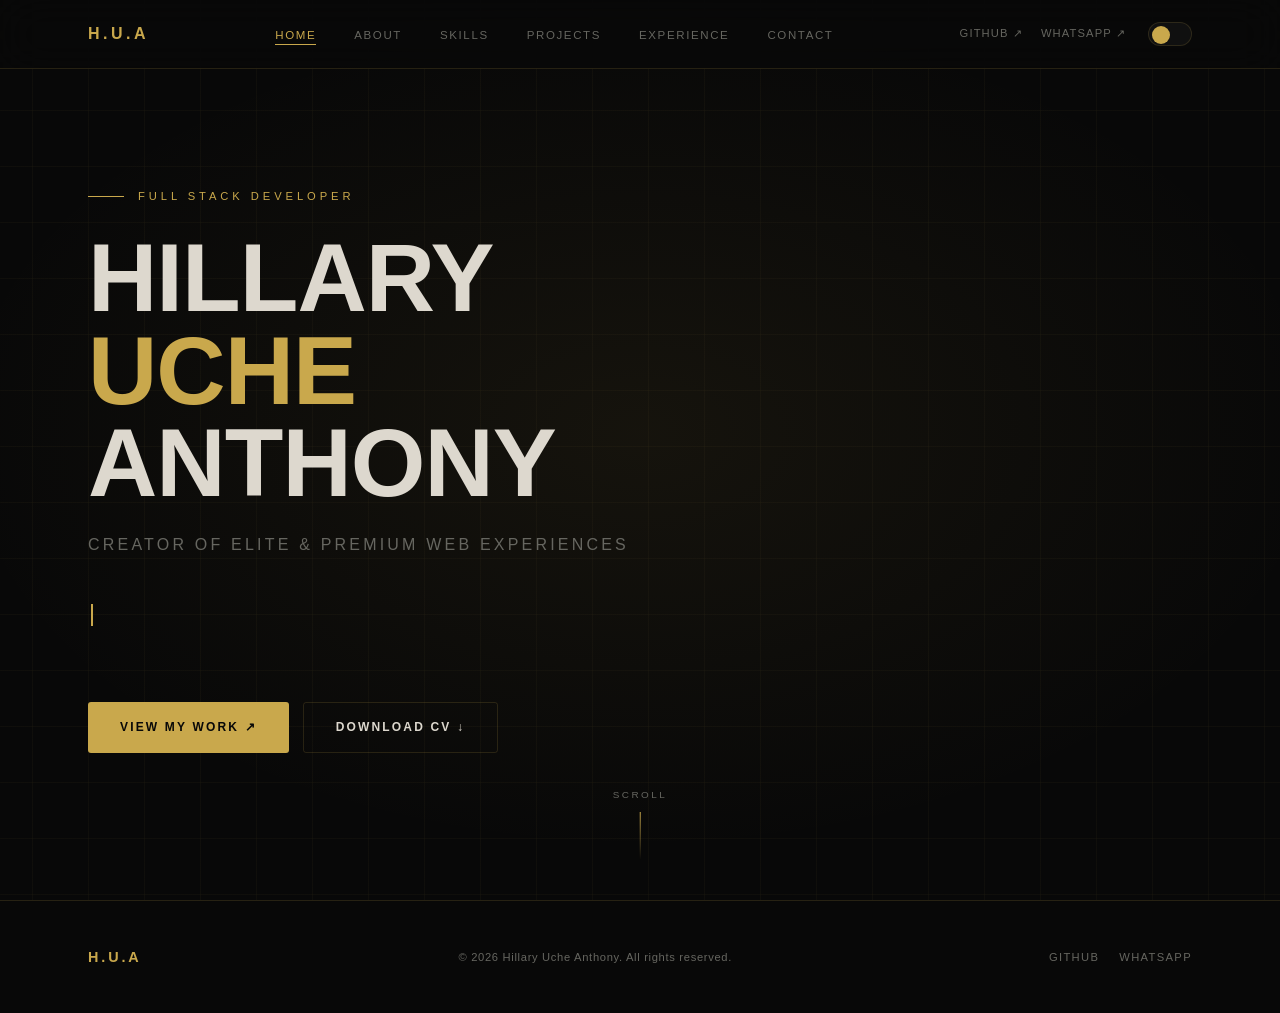
<file: index.html>
<!DOCTYPE html>
<html lang="en" data-theme="dark">
<head>
  <meta charset="UTF-8" />
  <meta name="viewport" content="width=device-width, initial-scale=1.0" />
  <title>Hillary Uche Anthony — Full Stack Developer</title>
  <meta name="description" content="Hillary Uche Anthony — Full Stack Developer & Creator of Elite, Premium Web Experiences." />
  <link rel="stylesheet" href="css/style.css" />
  <!-- Apply saved theme before paint to prevent flash -->
  <script>
    (function(){
      var t = localStorage.getItem('hua-theme') || 'dark';
      document.documentElement.setAttribute('data-theme', t);
    })();
  </script>
</head>
<body>

  <!-- ── NAVIGATION ──────────────────────────────────────────── -->
  <nav class="nav" role="navigation" aria-label="Main navigation">
    <div class="nav-inner">
      <a href="index.html" class="nav-logo">H.U.A</a>

      <ul class="nav-links">
        <li><a href="index.html">Home</a></li>
        <li><a href="about.html">About</a></li>
        <li><a href="skills.html">Skills</a></li>
        <li><a href="projects.html">Projects</a></li>
        <li><a href="experience.html">Experience</a></li>
        <li><a href="contact.html">Contact</a></li>
      </ul>

      <div class="nav-right">
        <div class="nav-social">
          <a href="https://github.com/uchehillary09-creator" target="_blank" rel="noopener">GitHub ↗</a>
          <a href="https://wa.me/2348076550226" target="_blank" rel="noopener">WhatsApp ↗</a>
        </div>
        <button class="theme-toggle" id="themeToggle" aria-label="Toggle light/dark theme">
          <div class="theme-toggle-thumb"></div>
        </button>
        <button class="hamburger" id="hamburger" aria-label="Open menu">
          <span></span><span></span><span></span>
        </button>
      </div>
    </div>
  </nav>

  <!-- Mobile Nav Overlay -->
  <div class="nav-mobile" id="mobileNav" aria-hidden="true">
    <button class="nav-mobile-close" id="mobileClose" aria-label="Close menu">✕</button>
    <a href="index.html">Home</a>
    <a href="about.html">About</a>
    <a href="skills.html">Skills</a>
    <a href="projects.html">Projects</a>
    <a href="experience.html">Experience</a>
    <a href="contact.html">Contact</a>
  </div>

  <!-- ── HERO ────────────────────────────────────────────────── -->
  <main>
    <section class="hero" aria-label="Introduction">
      <div class="hero-bg" aria-hidden="true"></div>

      <div class="hero-content container">
        <p class="hero-eyebrow">Full Stack Developer</p>

        <h1 class="hero-name">
          Hillary<br>
          <span class="accent">Uche</span><br>
          Anthony
        </h1>

        <p class="hero-role">Creator of Elite &amp; Premium Web Experiences</p>

        <p class="hero-tagline">
          <span id="typewriter"></span><span class="cursor" aria-hidden="true"></span>
        </p>

        <div class="hero-cta">
          <a href="projects.html" class="btn btn-primary">View My Work ↗</a>
          <!-- Replace assets/cv.pdf with your actual CV file -->
          <a href="assets/cv.pdf" class="btn btn-ghost" download="Hillary_Uche_Anthony_CV.pdf">Download CV ↓</a>
        </div>
      </div>

      <!-- Scroll indicator -->
      <div class="hero-scroll" aria-hidden="true">
        <span>Scroll</span>
        <div class="hero-scroll-line"></div>
      </div>
    </section>
  </main>

  <!-- ── FOOTER ───────────────────────────────────────────────── -->
  <footer class="footer">
    <div class="footer-inner">
      <div class="footer-logo">H.U.A</div>
      <p class="footer-copy">&copy; <span id="year"></span> Hillary Uche Anthony. All rights reserved.</p>
      <div class="footer-links">
        <a href="https://github.com/uchehillary09-creator" target="_blank" rel="noopener">GitHub</a>
        <a href="https://wa.me/2348076550226" target="_blank" rel="noopener">WhatsApp</a>
      </div>
    </div>
  </footer>

  <!-- Back to Top -->
  <button class="back-top" id="backTop" aria-label="Back to top">↑</button>

  <script src="js/main.js"></script>
  <script>
    document.getElementById('year').textContent = new Date().getFullYear();
  </script>
</body>
</html>
</file>
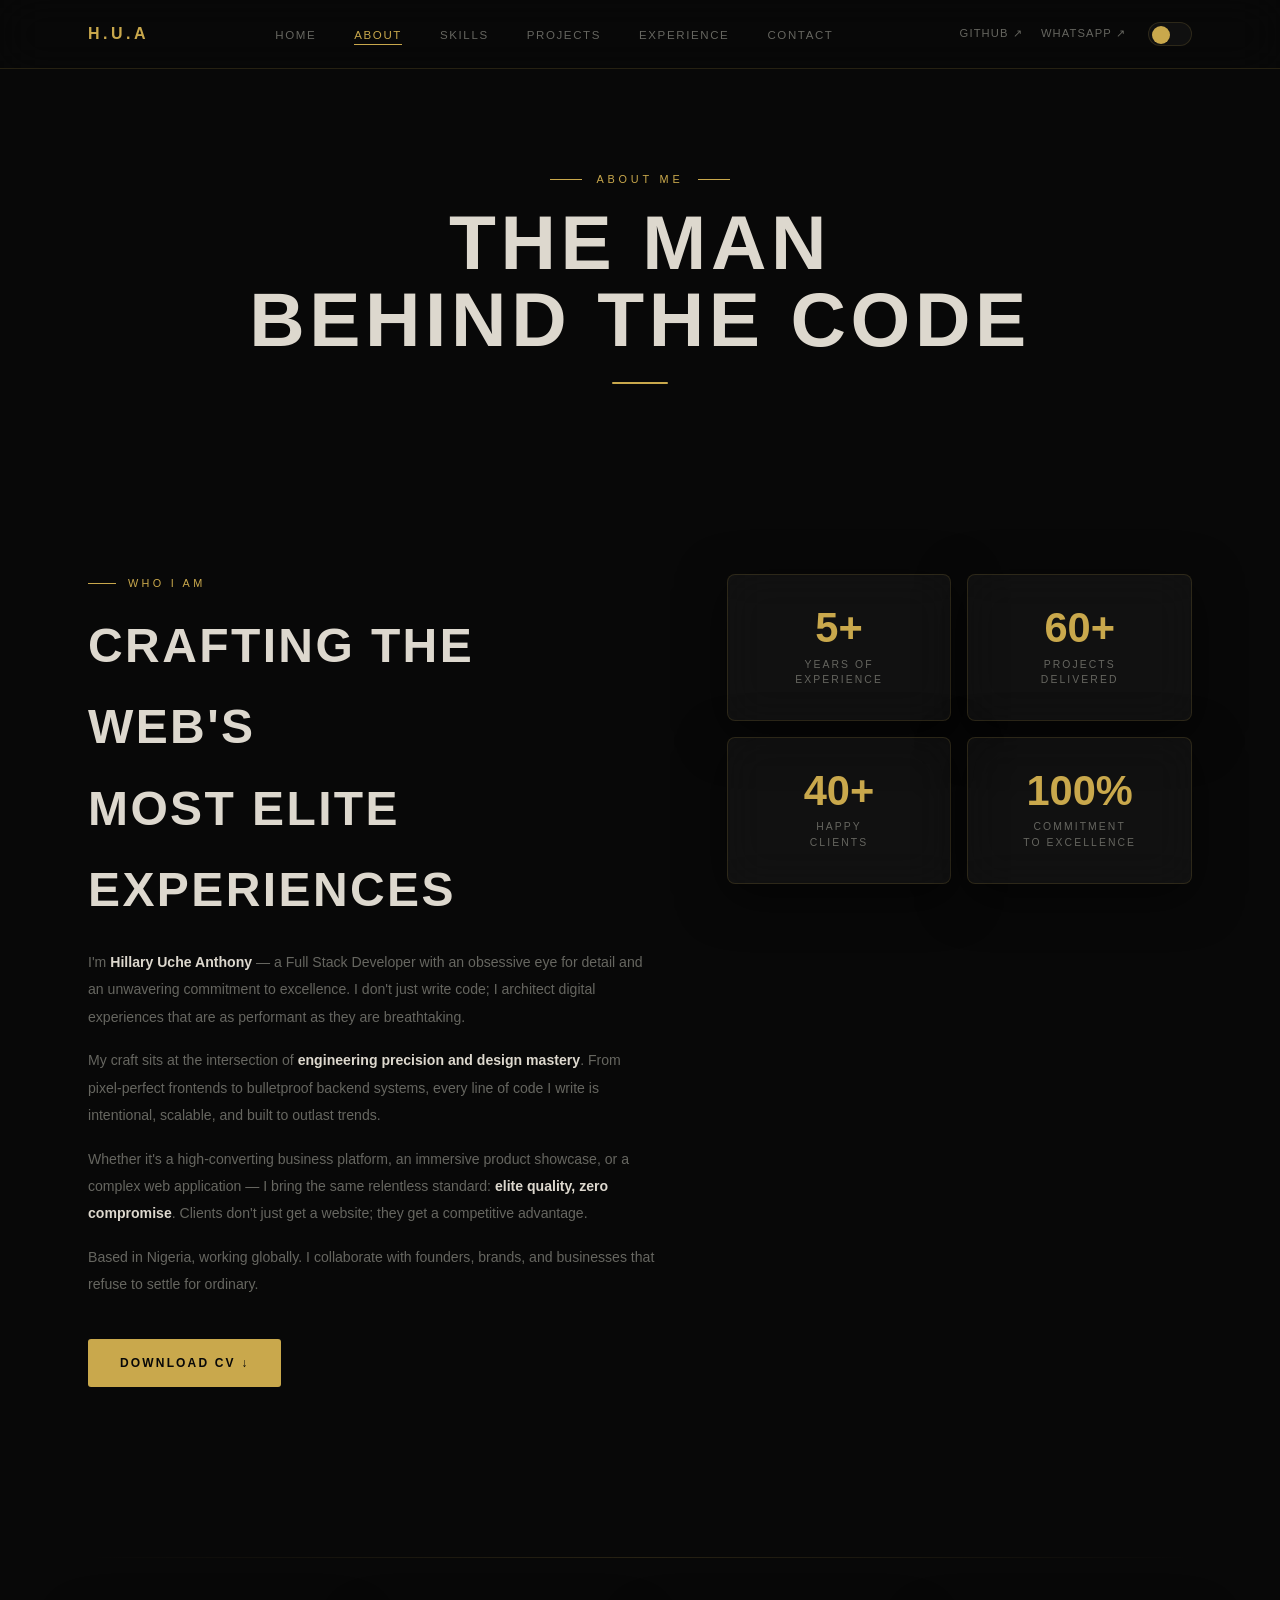
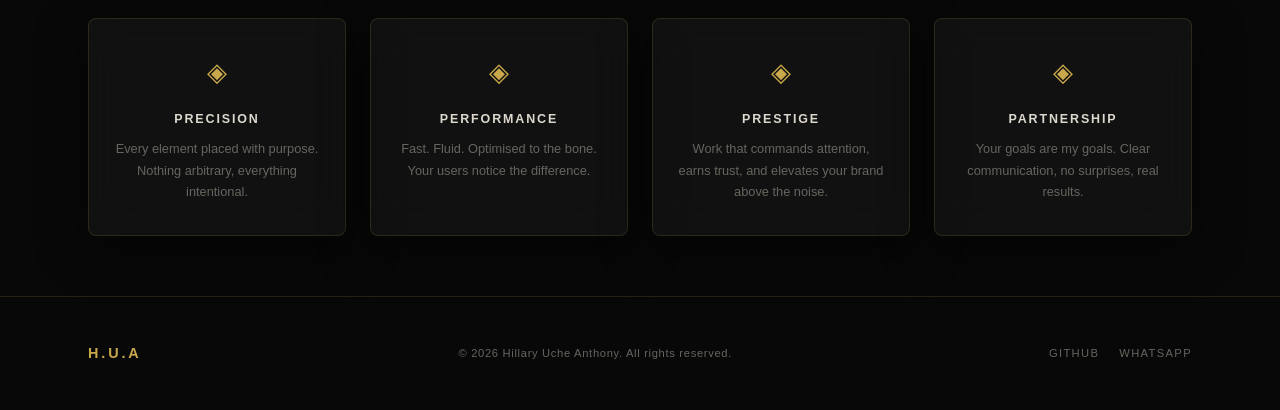
<file: about.html>
<!DOCTYPE html>
<html lang="en" data-theme="dark">
<head>
  <meta charset="UTF-8" />
  <meta name="viewport" content="width=device-width, initial-scale=1.0" />
  <title>About — Hillary Uche Anthony</title>
  <meta name="description" content="Learn about Hillary Uche Anthony — Full Stack Developer & creator of elite web experiences." />
  <link rel="stylesheet" href="css/style.css" />
  <script>
    (function(){
      var t = localStorage.getItem('hua-theme') || 'dark';
      document.documentElement.setAttribute('data-theme', t);
    })();
  </script>
</head>
<body>

  <!-- ── NAVIGATION ──────────────────────────────────────────── -->
  <nav class="nav" role="navigation" aria-label="Main navigation">
    <div class="nav-inner">
      <a href="index.html" class="nav-logo">H.U.A</a>

      <ul class="nav-links">
        <li><a href="index.html">Home</a></li>
        <li><a href="about.html">About</a></li>
        <li><a href="skills.html">Skills</a></li>
        <li><a href="projects.html">Projects</a></li>
        <li><a href="experience.html">Experience</a></li>
        <li><a href="contact.html">Contact</a></li>
      </ul>

      <div class="nav-right">
        <div class="nav-social">
          <a href="https://github.com/uchehillary09-creator" target="_blank" rel="noopener">GitHub ↗</a>
          <a href="https://wa.me/2348076550226" target="_blank" rel="noopener">WhatsApp ↗</a>
        </div>
        <button class="theme-toggle" id="themeToggle" aria-label="Toggle theme">
          <div class="theme-toggle-thumb"></div>
        </button>
        <button class="hamburger" id="hamburger" aria-label="Open menu">
          <span></span><span></span><span></span>
        </button>
      </div>
    </div>
  </nav>

  <!-- Mobile Nav -->
  <div class="nav-mobile" id="mobileNav" aria-hidden="true">
    <button class="nav-mobile-close" id="mobileClose" aria-label="Close menu">✕</button>
    <a href="index.html">Home</a>
    <a href="about.html">About</a>
    <a href="skills.html">Skills</a>
    <a href="projects.html">Projects</a>
    <a href="experience.html">Experience</a>
    <a href="contact.html">Contact</a>
  </div>

  <main>
    <!-- ── PAGE HEADER ────────────────────────────────────────── -->
    <header class="page-header">
      <span class="page-header-tag">About Me</span>
      <h1>The Man<br>Behind the Code</h1>
      <div class="page-header-line"></div>
    </header>

    <!-- ── ABOUT SECTION ──────────────────────────────────────── -->
    <section aria-label="About">
      <div class="container">
        <div class="about-grid">

          <!-- Left: Text -->
          <div class="about-text">
            <div class="reveal">
              <span class="section-tag">Who I Am</span>
              <h2 class="section-title">Crafting the Web's<br>Most Elite Experiences</h2>
            </div>

            <div class="reveal reveal-d1">
              <p>
                I'm <strong>Hillary Uche Anthony</strong> — a Full Stack Developer with an obsessive
                eye for detail and an unwavering commitment to excellence. I don't just write code;
                I architect digital experiences that are as performant as they are breathtaking.
              </p>
              <p>
                My craft sits at the intersection of <strong>engineering precision and design
                mastery</strong>. From pixel-perfect frontends to bulletproof backend systems,
                every line of code I write is intentional, scalable, and built to outlast trends.
              </p>
              <p>
                Whether it's a high-converting business platform, an immersive product showcase,
                or a complex web application — I bring the same relentless standard: <strong>elite
                quality, zero compromise</strong>. Clients don't just get a website; they get a
                competitive advantage.
              </p>
              <p>
                Based in Nigeria, working globally. I collaborate with founders, brands, and
                businesses that refuse to settle for ordinary.
              </p>

              <!-- Replace assets/cv.pdf with your actual CV -->
              <a href="assets/cv.pdf" class="btn btn-primary" download="Hillary_Uche_Anthony_CV.pdf">
                Download CV ↓
              </a>
            </div>
          </div>

          <!-- Right: Stats -->
          <div class="about-stats reveal reveal-d2">
            <div class="stat-card glass">
              <div class="stat-number" data-target="5" data-suffix="+">0+</div>
              <div class="stat-label">Years of<br>Experience</div>
            </div>
            <div class="stat-card glass">
              <div class="stat-number" data-target="60" data-suffix="+">0+</div>
              <div class="stat-label">Projects<br>Delivered</div>
            </div>
            <div class="stat-card glass">
              <div class="stat-number" data-target="40" data-suffix="+">0+</div>
              <div class="stat-label">Happy<br>Clients</div>
            </div>
            <div class="stat-card glass">
              <div class="stat-number" data-target="100" data-suffix="%">0%</div>
              <div class="stat-label">Commitment<br>to Excellence</div>
            </div>
          </div>

        </div><!-- /about-grid -->
      </div>
    </section>

    <!-- ── VALUES STRIP ────────────────────────────────────────── -->
    <section aria-label="Core Values" style="padding: 60px 0;">
      <div class="container">
        <div class="divider" style="margin-bottom: 60px;"></div>
        <div style="display: grid; grid-template-columns: repeat(auto-fit, minmax(220px, 1fr)); gap: 24px;">

          <div class="stat-card glass reveal">
            <div style="font-size:1.6rem; margin-bottom: 14px; color: var(--accent);">◈</div>
            <div style="font-size:0.78rem; letter-spacing:0.15em; text-transform:uppercase; color:var(--text); font-weight:700; margin-bottom:8px;">Precision</div>
            <div style="font-size:0.8rem; color:var(--text-muted); line-height:1.7;">Every element placed with purpose. Nothing arbitrary, everything intentional.</div>
          </div>

          <div class="stat-card glass reveal reveal-d1">
            <div style="font-size:1.6rem; margin-bottom: 14px; color: var(--accent);">◈</div>
            <div style="font-size:0.78rem; letter-spacing:0.15em; text-transform:uppercase; color:var(--text); font-weight:700; margin-bottom:8px;">Performance</div>
            <div style="font-size:0.8rem; color:var(--text-muted); line-height:1.7;">Fast. Fluid. Optimised to the bone. Your users notice the difference.</div>
          </div>

          <div class="stat-card glass reveal reveal-d2">
            <div style="font-size:1.6rem; margin-bottom: 14px; color: var(--accent);">◈</div>
            <div style="font-size:0.78rem; letter-spacing:0.15em; text-transform:uppercase; color:var(--text); font-weight:700; margin-bottom:8px;">Prestige</div>
            <div style="font-size:0.8rem; color:var(--text-muted); line-height:1.7;">Work that commands attention, earns trust, and elevates your brand above the noise.</div>
          </div>

          <div class="stat-card glass reveal reveal-d3">
            <div style="font-size:1.6rem; margin-bottom: 14px; color: var(--accent);">◈</div>
            <div style="font-size:0.78rem; letter-spacing:0.15em; text-transform:uppercase; color:var(--text); font-weight:700; margin-bottom:8px;">Partnership</div>
            <div style="font-size:0.8rem; color:var(--text-muted); line-height:1.7;">Your goals are my goals. Clear communication, no surprises, real results.</div>
          </div>

        </div>
      </div>
    </section>

  </main>

  <!-- ── FOOTER ───────────────────────────────────────────────── -->
  <footer class="footer">
    <div class="footer-inner">
      <div class="footer-logo">H.U.A</div>
      <p class="footer-copy">&copy; <span id="year"></span> Hillary Uche Anthony. All rights reserved.</p>
      <div class="footer-links">
        <a href="https://github.com/uchehillary09-creator" target="_blank" rel="noopener">GitHub</a>
        <a href="https://wa.me/2348076550226" target="_blank" rel="noopener">WhatsApp</a>
      </div>
    </div>
  </footer>

  <button class="back-top" id="backTop" aria-label="Back to top">↑</button>

  <script src="js/main.js"></script>
  <script>document.getElementById('year').textContent = new Date().getFullYear();</script>
</body>
</html>
</file>
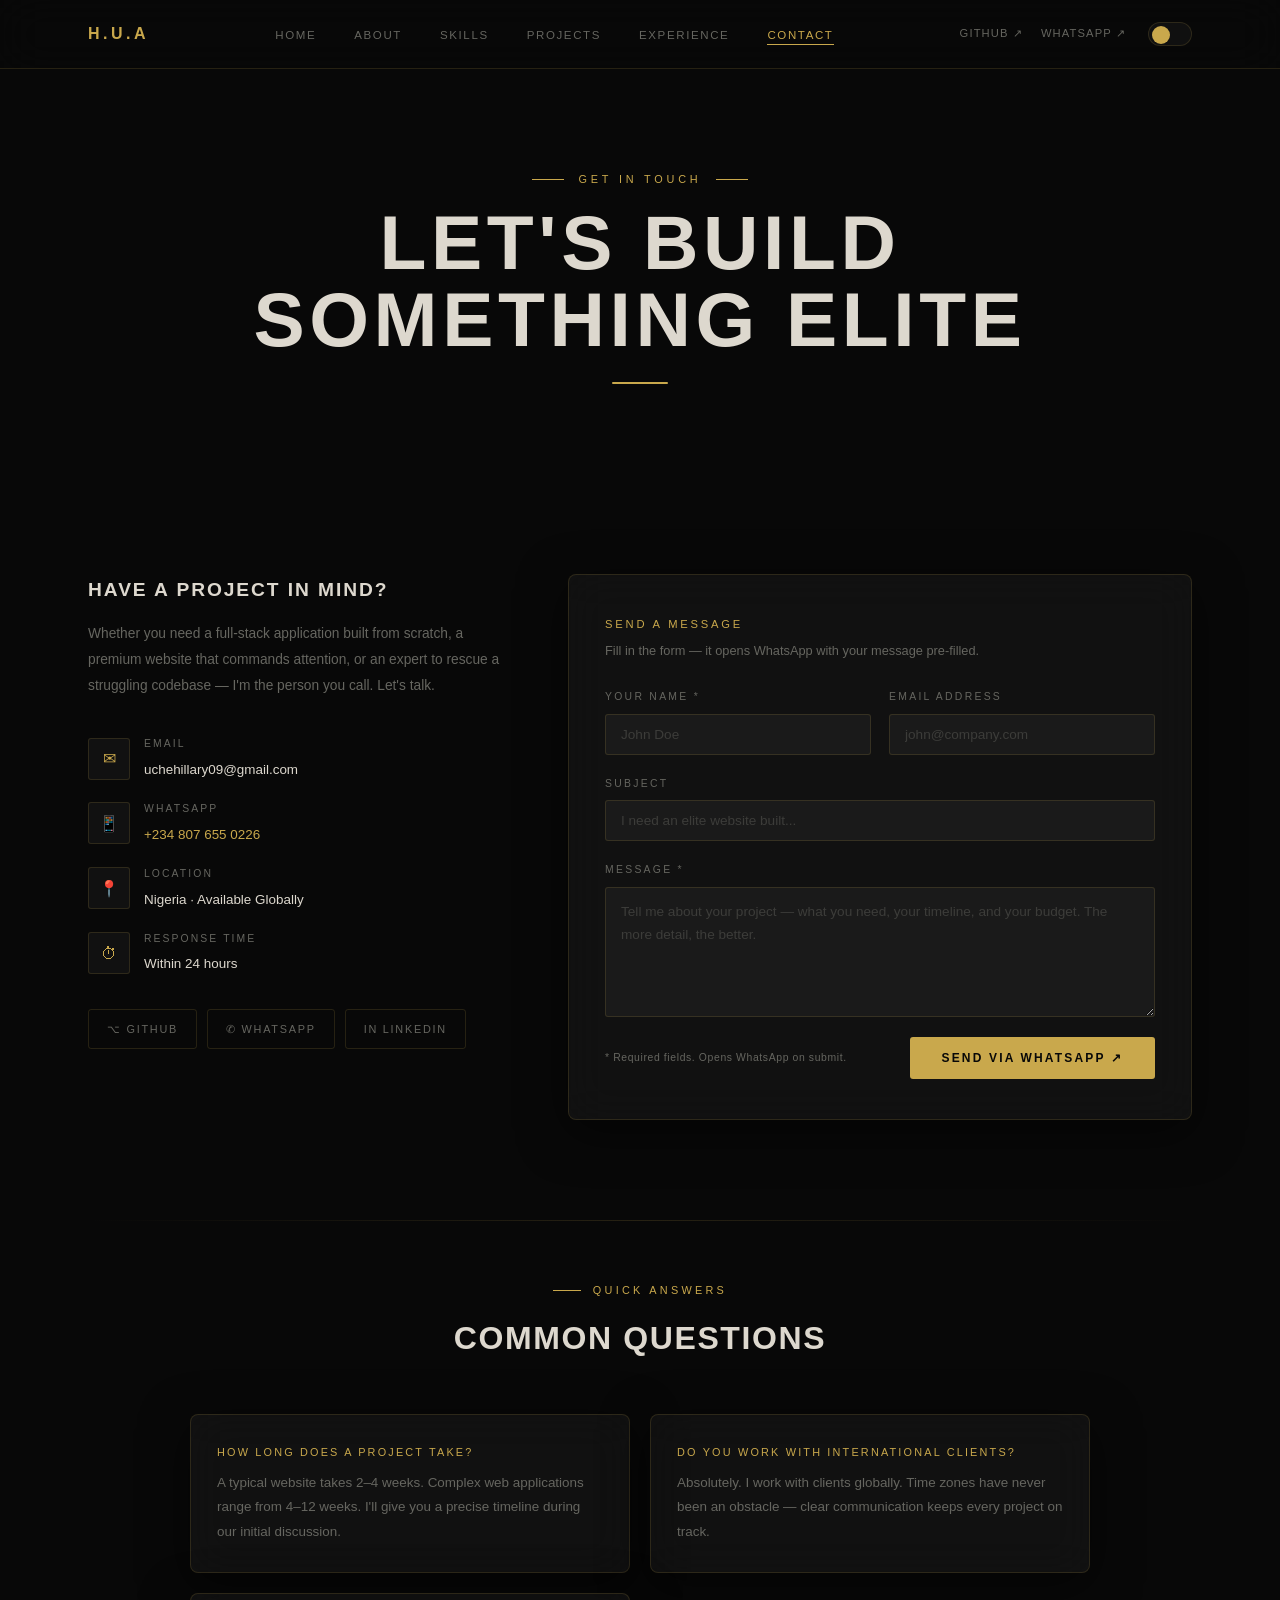
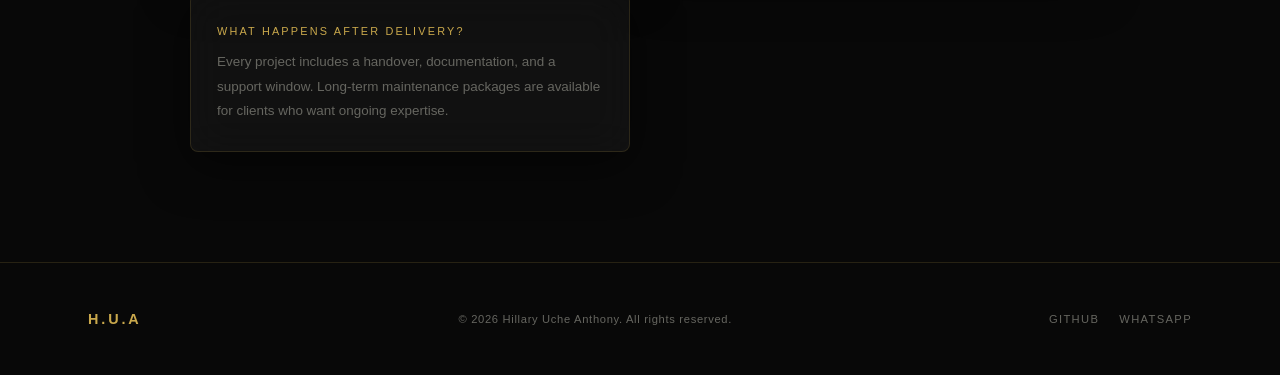
<file: contact.html>
<!DOCTYPE html>
<html lang="en" data-theme="dark">
<head>
  <meta charset="UTF-8" />
  <meta name="viewport" content="width=device-width, initial-scale=1.0" />
  <title>Contact — Hillary Uche Anthony</title>
  <meta name="description" content="Get in touch with Hillary Uche Anthony for elite web development projects." />
  <link rel="stylesheet" href="css/style.css" />
  <script>
    (function(){
      var t = localStorage.getItem('hua-theme') || 'dark';
      document.documentElement.setAttribute('data-theme', t);
    })();
  </script>
</head>
<body>

  <!-- ── NAVIGATION ──────────────────────────────────────────── -->
  <nav class="nav" role="navigation">
    <div class="nav-inner">
      <a href="index.html" class="nav-logo">H.U.A</a>

      <ul class="nav-links">
        <li><a href="index.html">Home</a></li>
        <li><a href="about.html">About</a></li>
        <li><a href="skills.html">Skills</a></li>
        <li><a href="projects.html">Projects</a></li>
        <li><a href="experience.html">Experience</a></li>
        <li><a href="contact.html">Contact</a></li>
      </ul>

      <div class="nav-right">
        <div class="nav-social">
          <a href="https://github.com/uchehillary09-creator" target="_blank" rel="noopener">GitHub ↗</a>
          <a href="https://wa.me/2348076550226" target="_blank" rel="noopener">WhatsApp ↗</a>
        </div>
        <button class="theme-toggle" id="themeToggle" aria-label="Toggle theme">
          <div class="theme-toggle-thumb"></div>
        </button>
        <button class="hamburger" id="hamburger" aria-label="Open menu">
          <span></span><span></span><span></span>
        </button>
      </div>
    </div>
  </nav>

  <div class="nav-mobile" id="mobileNav" aria-hidden="true">
    <button class="nav-mobile-close" id="mobileClose" aria-label="Close menu">✕</button>
    <a href="index.html">Home</a>
    <a href="about.html">About</a>
    <a href="skills.html">Skills</a>
    <a href="projects.html">Projects</a>
    <a href="experience.html">Experience</a>
    <a href="contact.html">Contact</a>
  </div>

  <main>
    <!-- ── PAGE HEADER ────────────────────────────────────────── -->
    <header class="page-header">
      <span class="page-header-tag">Get in Touch</span>
      <h1>Let's Build<br>Something Elite</h1>
      <div class="page-header-line"></div>
    </header>

    <!-- ── CONTACT SECTION ────────────────────────────────────── -->
    <section aria-label="Contact">
      <div class="container">

        <div class="contact-grid">

          <!-- LEFT: Contact Info -->
          <div class="contact-info reveal">
            <h3>Have a Project in Mind?</h3>
            <p>
              Whether you need a full-stack application built from scratch, a premium website
              that commands attention, or an expert to rescue a struggling codebase —
              I'm the person you call. Let's talk.
            </p>

            <div class="contact-item">
              <div class="contact-icon" aria-hidden="true">✉</div>
              <div class="contact-item-text">
                <strong>Email</strong>
                <!-- Replace with your actual email -->
                <span>uchehillary09@gmail.com</span>
              </div>
            </div>

            <div class="contact-item">
              <div class="contact-icon" aria-hidden="true">📱</div>
              <div class="contact-item-text">
                <strong>WhatsApp</strong>
                <span>
                  <a href="https://wa.me/2348076550226" target="_blank" rel="noopener"
                     style="color: var(--accent); transition: opacity 0.2s;">
                    +234 807 655 0226
                  </a>
                </span>
              </div>
            </div>

            <div class="contact-item">
              <div class="contact-icon" aria-hidden="true">📍</div>
              <div class="contact-item-text">
                <strong>Location</strong>
                <span>Nigeria · Available Globally</span>
              </div>
            </div>

            <div class="contact-item">
              <div class="contact-icon" aria-hidden="true">⏱</div>
              <div class="contact-item-text">
                <strong>Response Time</strong>
                <span>Within 24 hours</span>
              </div>
            </div>

            <div class="contact-socials">
              <a href="https://github.com/uchehillary09-creator" target="_blank" rel="noopener" class="social-btn">
                ⌥ GitHub
              </a>
              <a href="https://wa.me/2348076550226" target="_blank" rel="noopener" class="social-btn">
                ✆ WhatsApp
              </a>
              <!-- Add more social links as needed -->
              <a href="#" class="social-btn">in LinkedIn</a>
            </div>
          </div>

          <!-- RIGHT: Contact Form -->
          <div class="reveal reveal-d2">
            <form class="contact-form glass" id="contactForm" novalidate>

              <div style="margin-bottom: 6px;">
                <p style="font-size: 0.7rem; letter-spacing: 0.25em; text-transform: uppercase; color: var(--accent);">Send a Message</p>
                <p style="font-size: 0.8rem; color: var(--text-muted); margin-top: 6px; line-height: 1.7;">
                  Fill in the form — it opens WhatsApp with your message pre-filled.
                </p>
              </div>

              <div class="form-row">
                <div class="form-group">
                  <label class="form-label" for="fname">Your Name *</label>
                  <input
                    class="form-input"
                    type="text"
                    id="fname"
                    name="name"
                    placeholder="John Doe"
                    required
                    autocomplete="name"
                  />
                </div>
                <div class="form-group">
                  <label class="form-label" for="femail">Email Address</label>
                  <input
                    class="form-input"
                    type="email"
                    id="femail"
                    name="email"
                    placeholder="john@company.com"
                    autocomplete="email"
                  />
                </div>
              </div>

              <div class="form-group">
                <label class="form-label" for="fsubject">Subject</label>
                <input
                  class="form-input"
                  type="text"
                  id="fsubject"
                  name="subject"
                  placeholder="I need an elite website built..."
                />
              </div>

              <div class="form-group">
                <label class="form-label" for="fmessage">Message *</label>
                <textarea
                  class="form-input"
                  id="fmessage"
                  name="message"
                  placeholder="Tell me about your project — what you need, your timeline, and your budget. The more detail, the better."
                  required
                ></textarea>
              </div>

              <div class="form-bottom">
                <span class="form-note">* Required fields. Opens WhatsApp on submit.</span>
                <button type="submit" class="btn btn-primary">
                  Send via WhatsApp ↗
                </button>
              </div>

            </form>
          </div>

        </div><!-- /contact-grid -->

        <!-- ── FAQ Strip ── -->
        <div style="margin-top: 100px;" class="reveal">
          <div class="divider" style="margin-bottom: 60px;"></div>
          <div style="text-align: center; margin-bottom: 48px;">
            <span class="section-tag" style="justify-content: center;">Quick Answers</span>
            <h3 class="section-title" style="font-size: clamp(1.4rem, 2.8vw, 2rem);">Common Questions</h3>
          </div>

          <div style="display: grid; grid-template-columns: repeat(auto-fit, minmax(300px, 1fr)); gap: 20px; max-width: 900px; margin: 0 auto;">

            <div class="glass reveal" style="padding: 28px 26px;">
              <div style="font-size: 0.68rem; letter-spacing: 0.2em; text-transform: uppercase; color: var(--accent); margin-bottom: 10px;">How long does a project take?</div>
              <p style="font-size: 0.84rem; color: var(--text-muted); line-height: 1.8;">
                A typical website takes 2–4 weeks. Complex web applications range from 4–12 weeks.
                I'll give you a precise timeline during our initial discussion.
              </p>
            </div>

            <div class="glass reveal reveal-d1" style="padding: 28px 26px;">
              <div style="font-size: 0.68rem; letter-spacing: 0.2em; text-transform: uppercase; color: var(--accent); margin-bottom: 10px;">Do you work with international clients?</div>
              <p style="font-size: 0.84rem; color: var(--text-muted); line-height: 1.8;">
                Absolutely. I work with clients globally. Time zones have never been an obstacle —
                clear communication keeps every project on track.
              </p>
            </div>

            <div class="glass reveal reveal-d2" style="padding: 28px 26px;">
              <div style="font-size: 0.68rem; letter-spacing: 0.2em; text-transform: uppercase; color: var(--accent); margin-bottom: 10px;">What happens after delivery?</div>
              <p style="font-size: 0.84rem; color: var(--text-muted); line-height: 1.8;">
                Every project includes a handover, documentation, and a support window. Long-term
                maintenance packages are available for clients who want ongoing expertise.
              </p>
            </div>

          </div>
        </div>

      </div>
    </section>
  </main>

  <footer class="footer">
    <div class="footer-inner">
      <div class="footer-logo">H.U.A</div>
      <p class="footer-copy">&copy; <span id="year"></span> Hillary Uche Anthony. All rights reserved.</p>
      <div class="footer-links">
        <a href="https://github.com/uchehillary09-creator" target="_blank" rel="noopener">GitHub</a>
        <a href="https://wa.me/2348076550226" target="_blank" rel="noopener">WhatsApp</a>
      </div>
    </div>
  </footer>

  <button class="back-top" id="backTop" aria-label="Back to top">↑</button>

  <script src="js/main.js"></script>
  <script>document.getElementById('year').textContent = new Date().getFullYear();</script>
</body>
</html>
</file>
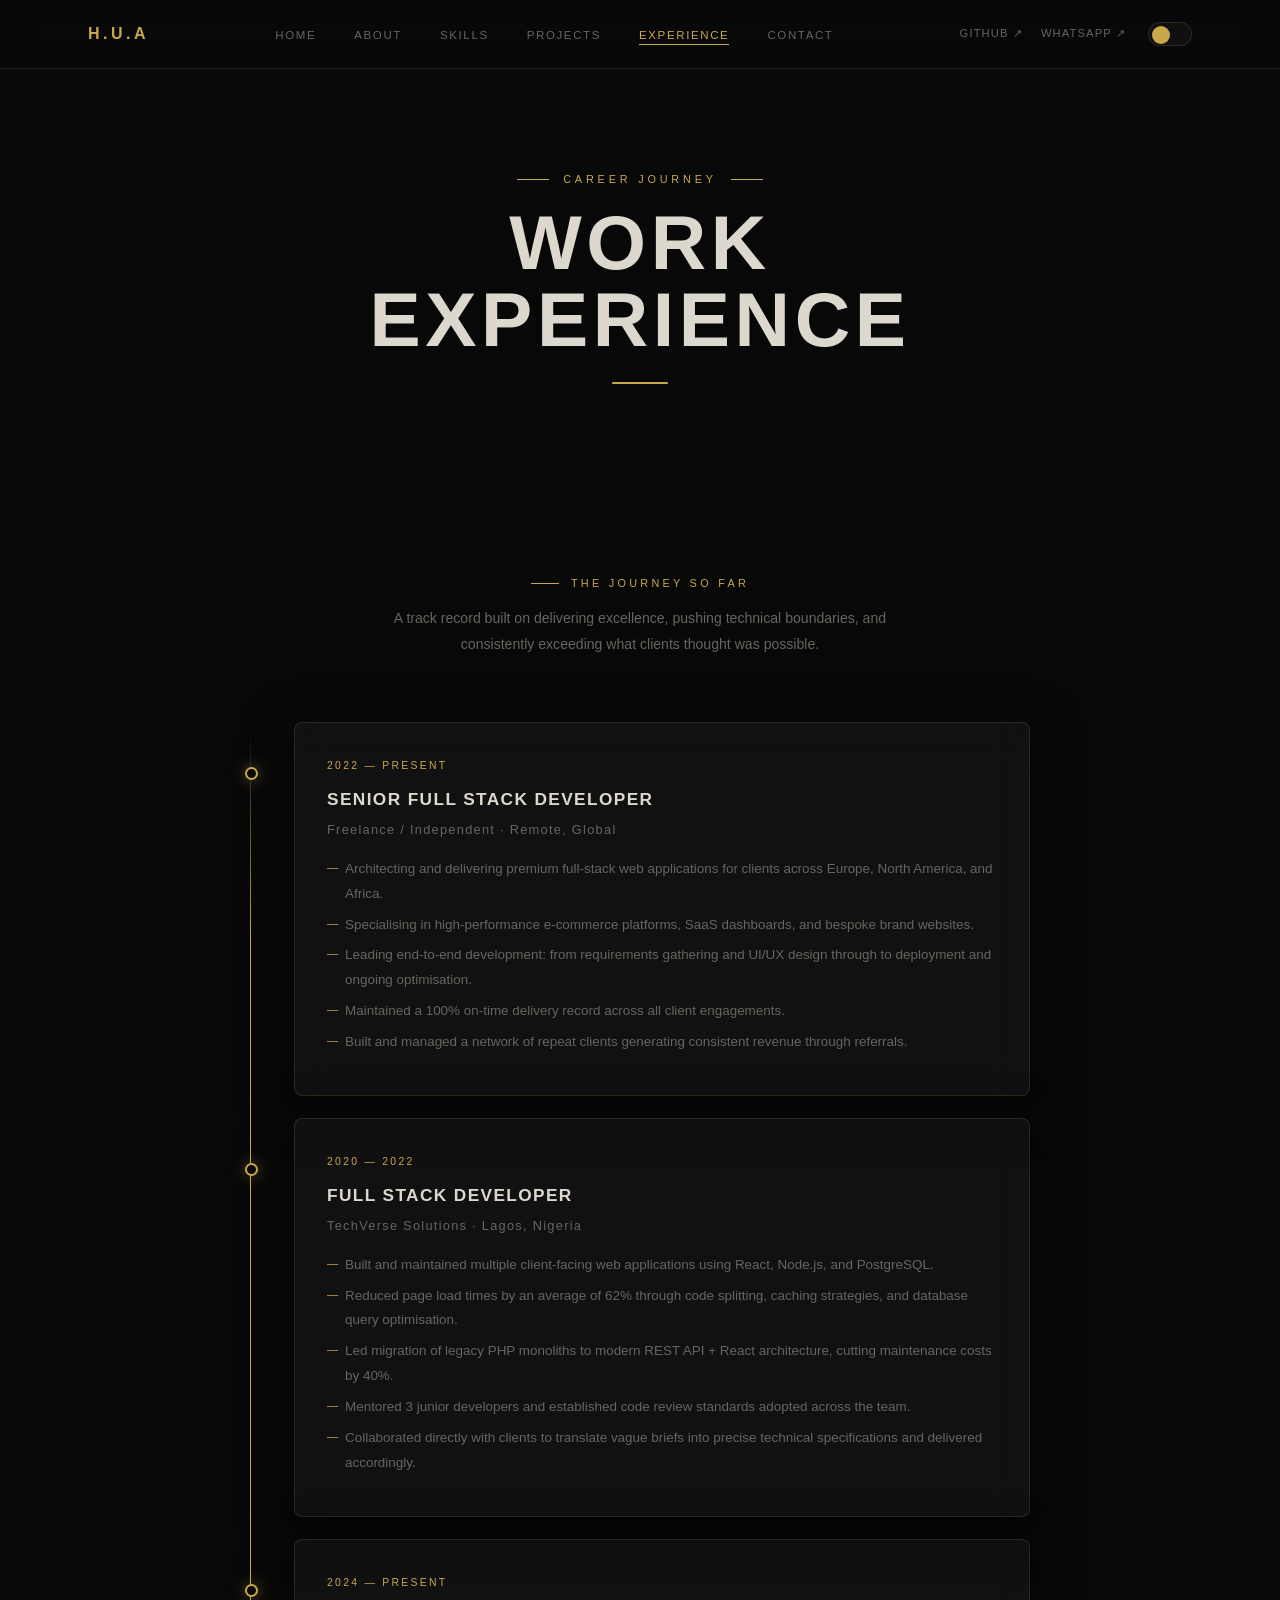
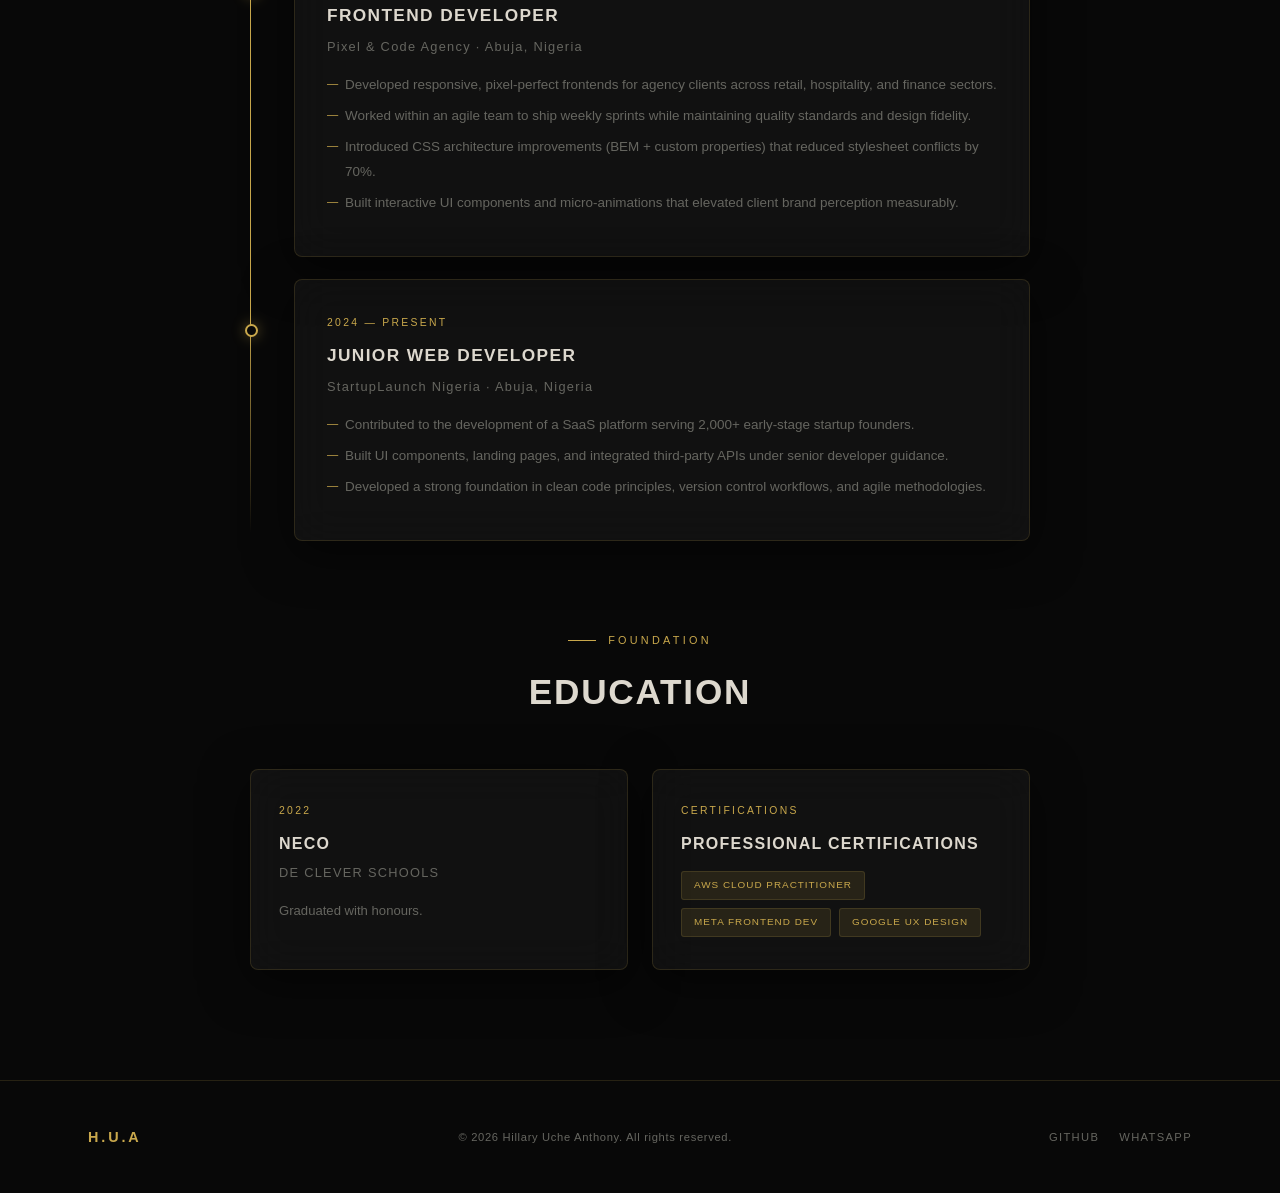
<file: experience.html>
<!DOCTYPE html>
<html lang="en" data-theme="dark">
<head>
  <meta charset="UTF-8" />
  <meta name="viewport" content="width=device-width, initial-scale=1.0" />
  <title>Experience — Hillary Uche Anthony</title>
  <meta name="description" content="Professional experience and career history of Hillary Uche Anthony." />
  <link rel="stylesheet" href="css/style.css" />
  <script>
    (function(){
      var t = localStorage.getItem('hua-theme') || 'dark';
      document.documentElement.setAttribute('data-theme', t);
    })();
  </script>
</head>
<body>

  <!-- ── NAVIGATION ──────────────────────────────────────────── -->
  <nav class="nav" role="navigation">
    <div class="nav-inner">
      <a href="index.html" class="nav-logo">H.U.A</a>

      <ul class="nav-links">
        <li><a href="index.html">Home</a></li>
        <li><a href="about.html">About</a></li>
        <li><a href="skills.html">Skills</a></li>
        <li><a href="projects.html">Projects</a></li>
        <li><a href="experience.html">Experience</a></li>
        <li><a href="contact.html">Contact</a></li>
      </ul>

      <div class="nav-right">
        <div class="nav-social">
          <a href="https://github.com/uchehillary09-creator" target="_blank" rel="noopener">GitHub ↗</a>
          <a href="https://wa.me/2348076550226" target="_blank" rel="noopener">WhatsApp ↗</a>
        </div>
        <button class="theme-toggle" id="themeToggle" aria-label="Toggle theme">
          <div class="theme-toggle-thumb"></div>
        </button>
        <button class="hamburger" id="hamburger" aria-label="Open menu">
          <span></span><span></span><span></span>
        </button>
      </div>
    </div>
  </nav>

  <div class="nav-mobile" id="mobileNav" aria-hidden="true">
    <button class="nav-mobile-close" id="mobileClose" aria-label="Close menu">✕</button>
    <a href="index.html">Home</a>
    <a href="about.html">About</a>
    <a href="skills.html">Skills</a>
    <a href="projects.html">Projects</a>
    <a href="experience.html">Experience</a>
    <a href="contact.html">Contact</a>
  </div>

  <main>
    <!-- ── PAGE HEADER ────────────────────────────────────────── -->
    <header class="page-header">
      <span class="page-header-tag">Career Journey</span>
      <h1>Work<br>Experience</h1>
      <div class="page-header-line"></div>
    </header>

    <!-- ── EXPERIENCE SECTION ─────────────────────────────────── -->
    <section aria-label="Professional Experience">
      <div class="container">

        <div class="reveal" style="margin-bottom: 64px; text-align: center;">
          <span class="section-tag" style="justify-content: center;">The Journey So Far</span>
          <p style="font-size: 0.88rem; color: var(--text-muted); max-width: 520px; margin: 0 auto; line-height: 1.9;">
            A track record built on delivering excellence, pushing technical boundaries, and
            consistently exceeding what clients thought was possible.
          </p>
        </div>

        <div class="timeline">

          <!-- ITEM 1 — Most recent -->
          <article class="timeline-item glass reveal">
            <div class="timeline-dot" aria-hidden="true"></div>
            <div class="timeline-date">2022 — Present</div>
            <h2 class="timeline-role">Senior Full Stack Developer</h2>
            <div class="timeline-company">Freelance / Independent · Remote, Global</div>
            <ul class="timeline-desc">
              <li>Architecting and delivering premium full-stack web applications for clients across Europe, North America, and Africa.</li>
              <li>Specialising in high-performance e-commerce platforms, SaaS dashboards, and bespoke brand websites.</li>
              <li>Leading end-to-end development: from requirements gathering and UI/UX design through to deployment and ongoing optimisation.</li>
              <li>Maintained a 100% on-time delivery record across all client engagements.</li>
              <li>Built and managed a network of repeat clients generating consistent revenue through referrals.</li>
            </ul>
          </article>

          <!-- ITEM 2 -->
          <article class="timeline-item glass reveal reveal-d1">
            <div class="timeline-dot" aria-hidden="true"></div>
            <div class="timeline-date">2020 — 2022</div>
            <h2 class="timeline-role">Full Stack Developer</h2>
            <div class="timeline-company">TechVerse Solutions · Lagos, Nigeria</div>
            <ul class="timeline-desc">
              <li>Built and maintained multiple client-facing web applications using React, Node.js, and PostgreSQL.</li>
              <li>Reduced page load times by an average of 62% through code splitting, caching strategies, and database query optimisation.</li>
              <li>Led migration of legacy PHP monoliths to modern REST API + React architecture, cutting maintenance costs by 40%.</li>
              <li>Mentored 3 junior developers and established code review standards adopted across the team.</li>
              <li>Collaborated directly with clients to translate vague briefs into precise technical specifications and delivered accordingly.</li>
            </ul>
          </article>

          <!-- ITEM 3 -->
          <article class="timeline-item glass reveal reveal-d2">
            <div class="timeline-dot" aria-hidden="true"></div>
            <div class="timeline-date">2024 — Present</div>
            <h2 class="timeline-role">Frontend Developer</h2>
            <div class="timeline-company">Pixel &amp; Code Agency · Abuja, Nigeria</div>
            <ul class="timeline-desc">
              <li>Developed responsive, pixel-perfect frontends for agency clients across retail, hospitality, and finance sectors.</li>
              <li>Worked within an agile team to ship weekly sprints while maintaining quality standards and design fidelity.</li>
              <li>Introduced CSS architecture improvements (BEM + custom properties) that reduced stylesheet conflicts by 70%.</li>
              <li>Built interactive UI components and micro-animations that elevated client brand perception measurably.</li>
            </ul>
          </article>

          <!-- ITEM 4 — Early career -->
          <article class="timeline-item glass reveal reveal-d1">
            <div class="timeline-dot" aria-hidden="true"></div>
            <div class="timeline-date">2024 — Present</div>
            <h2 class="timeline-role">Junior Web Developer</h2>
            <div class="timeline-company">StartupLaunch Nigeria · Abuja, Nigeria</div>
            <ul class="timeline-desc">
              <li>Contributed to the development of a SaaS platform serving 2,000+ early-stage startup founders.</li>
              <li>Built UI components, landing pages, and integrated third-party APIs under senior developer guidance.</li>
              <li>Developed a strong foundation in clean code principles, version control workflows, and agile methodologies.</li>
            </ul>
          </article>

        </div><!-- /timeline -->

        <!-- ── Education ── -->
        <div style="margin-top: 90px;">
          <div class="reveal" style="text-align: center; margin-bottom: 48px;">
            <span class="section-tag" style="justify-content: center;">Foundation</span>
            <h3 class="section-title" style="font-size: clamp(1.5rem, 3vw, 2.2rem);">Education</h3>
          </div>

          <div style="display: grid; grid-template-columns: repeat(auto-fit, minmax(300px, 1fr)); gap: 24px; max-width: 780px; margin: 0 auto;">

            <div class="glass reveal" style="padding: 32px 28px;">
              <div class="timeline-date">2022</div>
              <div class="timeline-role" style="font-size: 1rem;">NECO</div>
              <div class="timeline-company">DE CLEVER SCHOOLS</div>
              <p style="font-size: 0.82rem; color: var(--text-muted); line-height: 1.7; margin-top: 10px;">
                Graduated with honours.
              </p>
            </div>

            <div class="glass reveal reveal-d1" style="padding: 32px 28px;">
              <div class="timeline-date">Certifications</div>
              <div class="timeline-role" style="font-size: 1rem;">Professional Certifications</div>
              <div style="display: flex; flex-wrap: wrap; gap: 8px; margin-top: 14px;">
                <span class="tag">AWS Cloud Practitioner</span>
                <span class="tag">Meta Frontend Dev</span>
                <span class="tag">Google UX Design</span>
              </div>
            </div>

          </div>
        </div>

      </div>
    </section>
  </main>

  <footer class="footer">
    <div class="footer-inner">
      <div class="footer-logo">H.U.A</div>
      <p class="footer-copy">&copy; <span id="year"></span> Hillary Uche Anthony. All rights reserved.</p>
      <div class="footer-links">
        <a href="https://github.com/uchehillary09-creator" target="_blank" rel="noopener">GitHub</a>
        <a href="https://wa.me/2348076550226" target="_blank" rel="noopener">WhatsApp</a>
      </div>
    </div>
  </footer>

  <button class="back-top" id="backTop" aria-label="Back to top">↑</button>

  <script src="js/main.js"></script>
  <script>document.getElementById('year').textContent = new Date().getFullYear();</script>
</body>
</html>
</file>
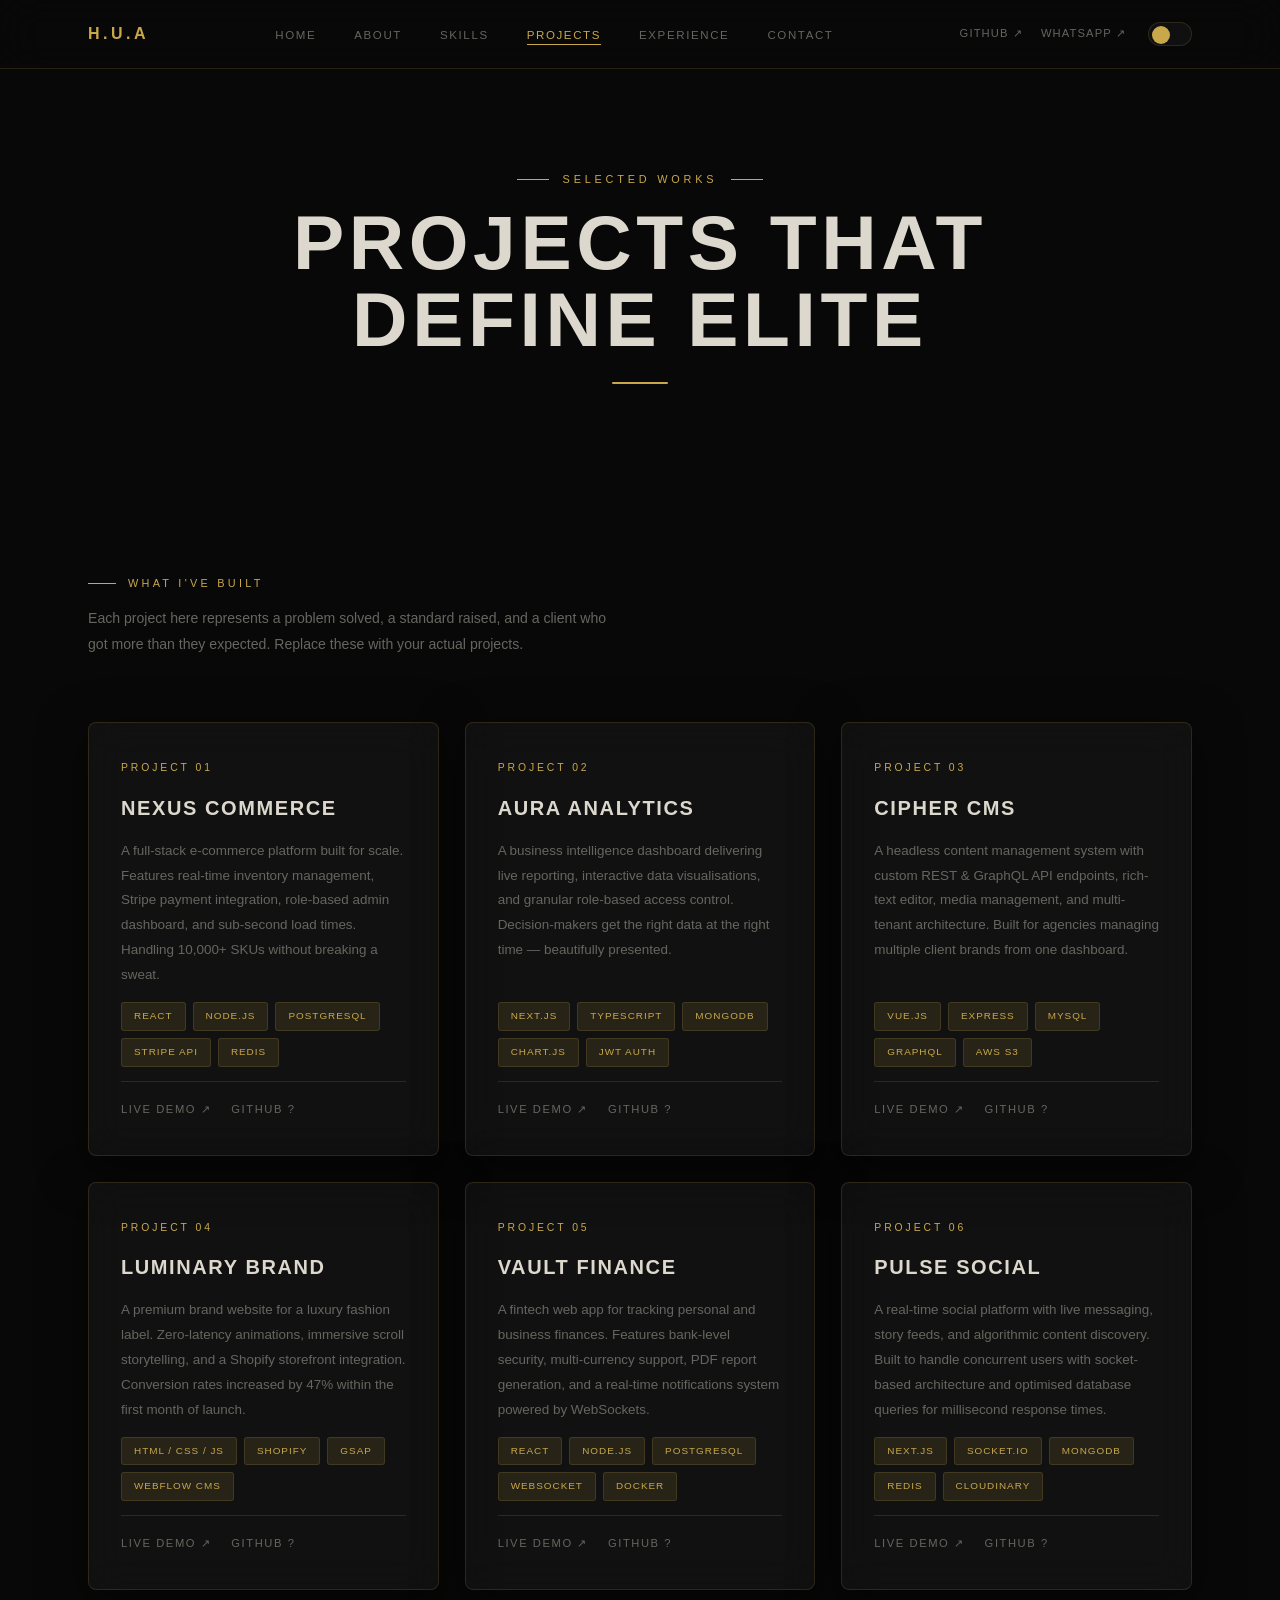
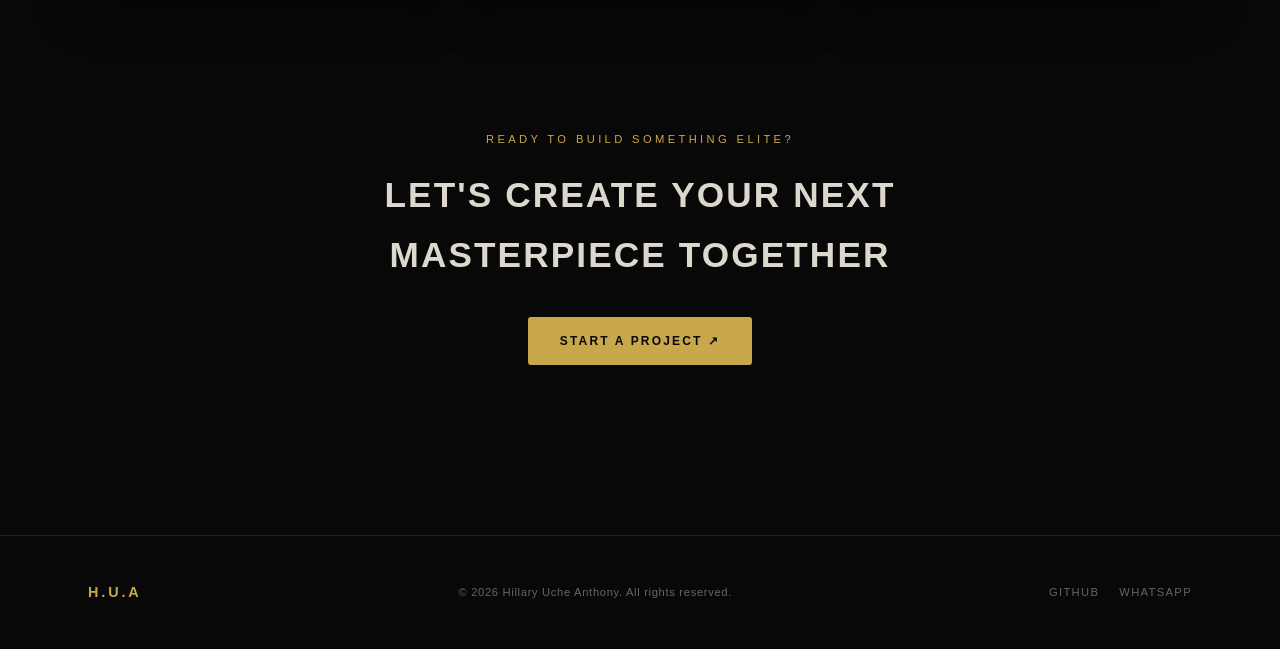
<file: projects.html>
<!DOCTYPE html>
<html lang="en" data-theme="dark">
<head>
  <meta charset="UTF-8" />
  <meta name="viewport" content="width=device-width, initial-scale=1.0" />
  <title>Projects — Hillary Uche Anthony</title>
  <meta name="description" content="Selected works by Hillary Uche Anthony — elite full stack web projects." />
  <link rel="stylesheet" href="css/style.css" />
  <script>
    (function(){
      var t = localStorage.getItem('hua-theme') || 'dark';
      document.documentElement.setAttribute('data-theme', t);
    })();
  </script>
</head>
<body>

  <!-- ── NAVIGATION ──────────────────────────────────────────── -->
  <nav class="nav" role="navigation">
    <div class="nav-inner">
      <a href="index.html" class="nav-logo">H.U.A</a>

      <ul class="nav-links">
        <li><a href="index.html">Home</a></li>
        <li><a href="about.html">About</a></li>
        <li><a href="skills.html">Skills</a></li>
        <li><a href="projects.html">Projects</a></li>
        <li><a href="experience.html">Experience</a></li>
        <li><a href="contact.html">Contact</a></li>
      </ul>

      <div class="nav-right">
        <div class="nav-social">
          <a href="https://github.com/uchehillary09-creator" target="_blank" rel="noopener">GitHub ↗</a>
          <a href="https://wa.me/2348076550226" target="_blank" rel="noopener">WhatsApp ↗</a>
        </div>
        <button class="theme-toggle" id="themeToggle" aria-label="Toggle theme">
          <div class="theme-toggle-thumb"></div>
        </button>
        <button class="hamburger" id="hamburger" aria-label="Open menu">
          <span></span><span></span><span></span>
        </button>
      </div>
    </div>
  </nav>

  <div class="nav-mobile" id="mobileNav" aria-hidden="true">
    <button class="nav-mobile-close" id="mobileClose" aria-label="Close menu">✕</button>
    <a href="index.html">Home</a>
    <a href="about.html">About</a>
    <a href="skills.html">Skills</a>
    <a href="projects.html">Projects</a>
    <a href="experience.html">Experience</a>
    <a href="contact.html">Contact</a>
  </div>

  <main>
    <!-- ── PAGE HEADER ────────────────────────────────────────── -->
    <header class="page-header">
      <span class="page-header-tag">Selected Works</span>
      <h1>Projects that<br>Define Elite</h1>
      <div class="page-header-line"></div>
    </header>

    <!-- ── PROJECTS SECTION ───────────────────────────────────── -->
    <section aria-label="Projects">
      <div class="container">

        <div class="reveal" style="margin-bottom: 64px;">
          <span class="section-tag">What I've Built</span>
          <p class="section-desc" style="margin-bottom: 0;">
            Each project here represents a problem solved, a standard raised, and a client who got
            more than they expected. Replace these with your actual projects.
          </p>
        </div>

        <div class="projects-grid">

          <!-- PROJECT 1 -->
          <article class="project-card glass reveal">
            <div class="project-num">Project 01</div>
            <h2 class="project-name">Nexus Commerce</h2>
            <p class="project-desc">
              A full-stack e-commerce platform built for scale. Features real-time inventory
              management, Stripe payment integration, role-based admin dashboard, and sub-second
              load times. Handling 10,000+ SKUs without breaking a sweat.
            </p>
            <div class="project-stack">
              <span class="tag">React</span>
              <span class="tag">Node.js</span>
              <span class="tag">PostgreSQL</span>
              <span class="tag">Stripe API</span>
              <span class="tag">Redis</span>
            </div>
            <div class="project-links">
              <a href="#" target="_blank" rel="noopener">Live Demo ↗</a>
              <a href="https://github.com/uchehillary09-creator" target="_blank" rel="noopener">GitHub ?</a>
            </div>
          </article>

          <!-- PROJECT 2 -->
          <article class="project-card glass reveal reveal-d1">
            <div class="project-num">Project 02</div>
            <h2 class="project-name">Aura Analytics</h2>
            <p class="project-desc">
              A business intelligence dashboard delivering live reporting, interactive data
              visualisations, and granular role-based access control. Decision-makers get
              the right data at the right time — beautifully presented.
            </p>
            <div class="project-stack">
              <span class="tag">Next.js</span>
              <span class="tag">TypeScript</span>
              <span class="tag">MongoDB</span>
              <span class="tag">Chart.js</span>
              <span class="tag">JWT Auth</span>
            </div>
            <div class="project-links">
              <a href="#" target="_blank" rel="noopener">Live Demo ↗</a>
              <a href="https://github.com/uchehillary09-creator" target="_blank" rel="noopener">GitHub ?</a>
            </div>
          </article>

          <!-- PROJECT 3 -->
          <article class="project-card glass reveal reveal-d2">
            <div class="project-num">Project 03</div>
            <h2 class="project-name">Cipher CMS</h2>
            <p class="project-desc">
              A headless content management system with custom REST & GraphQL API endpoints,
              rich-text editor, media management, and multi-tenant architecture. Built for
              agencies managing multiple client brands from one dashboard.
            </p>
            <div class="project-stack">
              <span class="tag">Vue.js</span>
              <span class="tag">Express</span>
              <span class="tag">MySQL</span>
              <span class="tag">GraphQL</span>
              <span class="tag">AWS S3</span>
            </div>
            <div class="project-links">
              <a href="#" target="_blank" rel="noopener">Live Demo ↗</a>
              <a href="https://github.com/uchehillary09-creator" target="_blank" rel="noopener">GitHub ?</a>
            </div>
          </article>

          <!-- PROJECT 4 -->
          <article class="project-card glass reveal">
            <div class="project-num">Project 04</div>
            <h2 class="project-name">Luminary Brand</h2>
            <p class="project-desc">
              A premium brand website for a luxury fashion label. Zero-latency animations,
              immersive scroll storytelling, and a Shopify storefront integration. Conversion
              rates increased by 47% within the first month of launch.
            </p>
            <div class="project-stack">
              <span class="tag">HTML / CSS / JS</span>
              <span class="tag">Shopify</span>
              <span class="tag">GSAP</span>
              <span class="tag">Webflow CMS</span>
            </div>
            <div class="project-links">
              <a href="#" target="_blank" rel="noopener">Live Demo ↗</a>
              <a href="https://github.com/uchehillary09-creator" target="_blank" rel="noopener">GitHub ?</a>
            </div>
          </article>

          <!-- PROJECT 5 -->
          <article class="project-card glass reveal reveal-d1">
            <div class="project-num">Project 05</div>
            <h2 class="project-name">Vault Finance</h2>
            <p class="project-desc">
              A fintech web app for tracking personal and business finances. Features bank-level
              security, multi-currency support, PDF report generation, and a real-time
              notifications system powered by WebSockets.
            </p>
            <div class="project-stack">
              <span class="tag">React</span>
              <span class="tag">Node.js</span>
              <span class="tag">PostgreSQL</span>
              <span class="tag">WebSocket</span>
              <span class="tag">Docker</span>
            </div>
            <div class="project-links">
              <a href="#" target="_blank" rel="noopener">Live Demo ↗</a>
              <a href="https://github.com/uchehillary09-creator" target="_blank" rel="noopener">GitHub ?</a>
            </div>
          </article>

          <!-- PROJECT 6 -->
          <article class="project-card glass reveal reveal-d2">
            <div class="project-num">Project 06</div>
            <h2 class="project-name">Pulse Social</h2>
            <p class="project-desc">
              A real-time social platform with live messaging, story feeds, and algorithmic
              content discovery. Built to handle concurrent users with socket-based architecture
              and optimised database queries for millisecond response times.
            </p>
            <div class="project-stack">
              <span class="tag">Next.js</span>
              <span class="tag">Socket.io</span>
              <span class="tag">MongoDB</span>
              <span class="tag">Redis</span>
              <span class="tag">Cloudinary</span>
            </div>
            <div class="project-links">
              <a href="#" target="_blank" rel="noopener">Live Demo ↗</a>
              <a href="https://github.com/uchehillary09-creator" target="_blank" rel="noopener">GitHub ?</a>
            </div>
          </article>

        </div><!-- /projects-grid -->

        <!-- CTA -->
        <div class="reveal" style="text-align: center; margin-top: 80px; padding: 60px 40px; border-radius: 8px;" class="glass">
          <p style="font-size: 0.7rem; letter-spacing: 0.3em; text-transform: uppercase; color: var(--accent); margin-bottom: 16px;">Ready to Build Something Elite?</p>
          <h3 style="font-size: clamp(1.6rem, 3vw, 2.2rem); text-transform: uppercase; letter-spacing: 0.06em; color: var(--text); margin-bottom: 32px;">
            Let's Create Your Next<br>Masterpiece Together
          </h3>
          <a href="contact.html" class="btn btn-primary">Start a Project ↗</a>
        </div>

      </div>
    </section>
  </main>

  <footer class="footer">
    <div class="footer-inner">
      <div class="footer-logo">H.U.A</div>
      <p class="footer-copy">&copy; <span id="year"></span> Hillary Uche Anthony. All rights reserved.</p>
      <div class="footer-links">
        <a href="https://github.com/uchehillary09-creator" target="_blank" rel="noopener">GitHub</a>
        <a href="https://wa.me/2348076550226" target="_blank" rel="noopener">WhatsApp</a>
      </div>
    </div>
  </footer>

  <button class="back-top" id="backTop" aria-label="Back to top">↑</button>

  <script src="js/main.js"></script>
  <script>document.getElementById('year').textContent = new Date().getFullYear();</script>
</body>
</html>
</file>
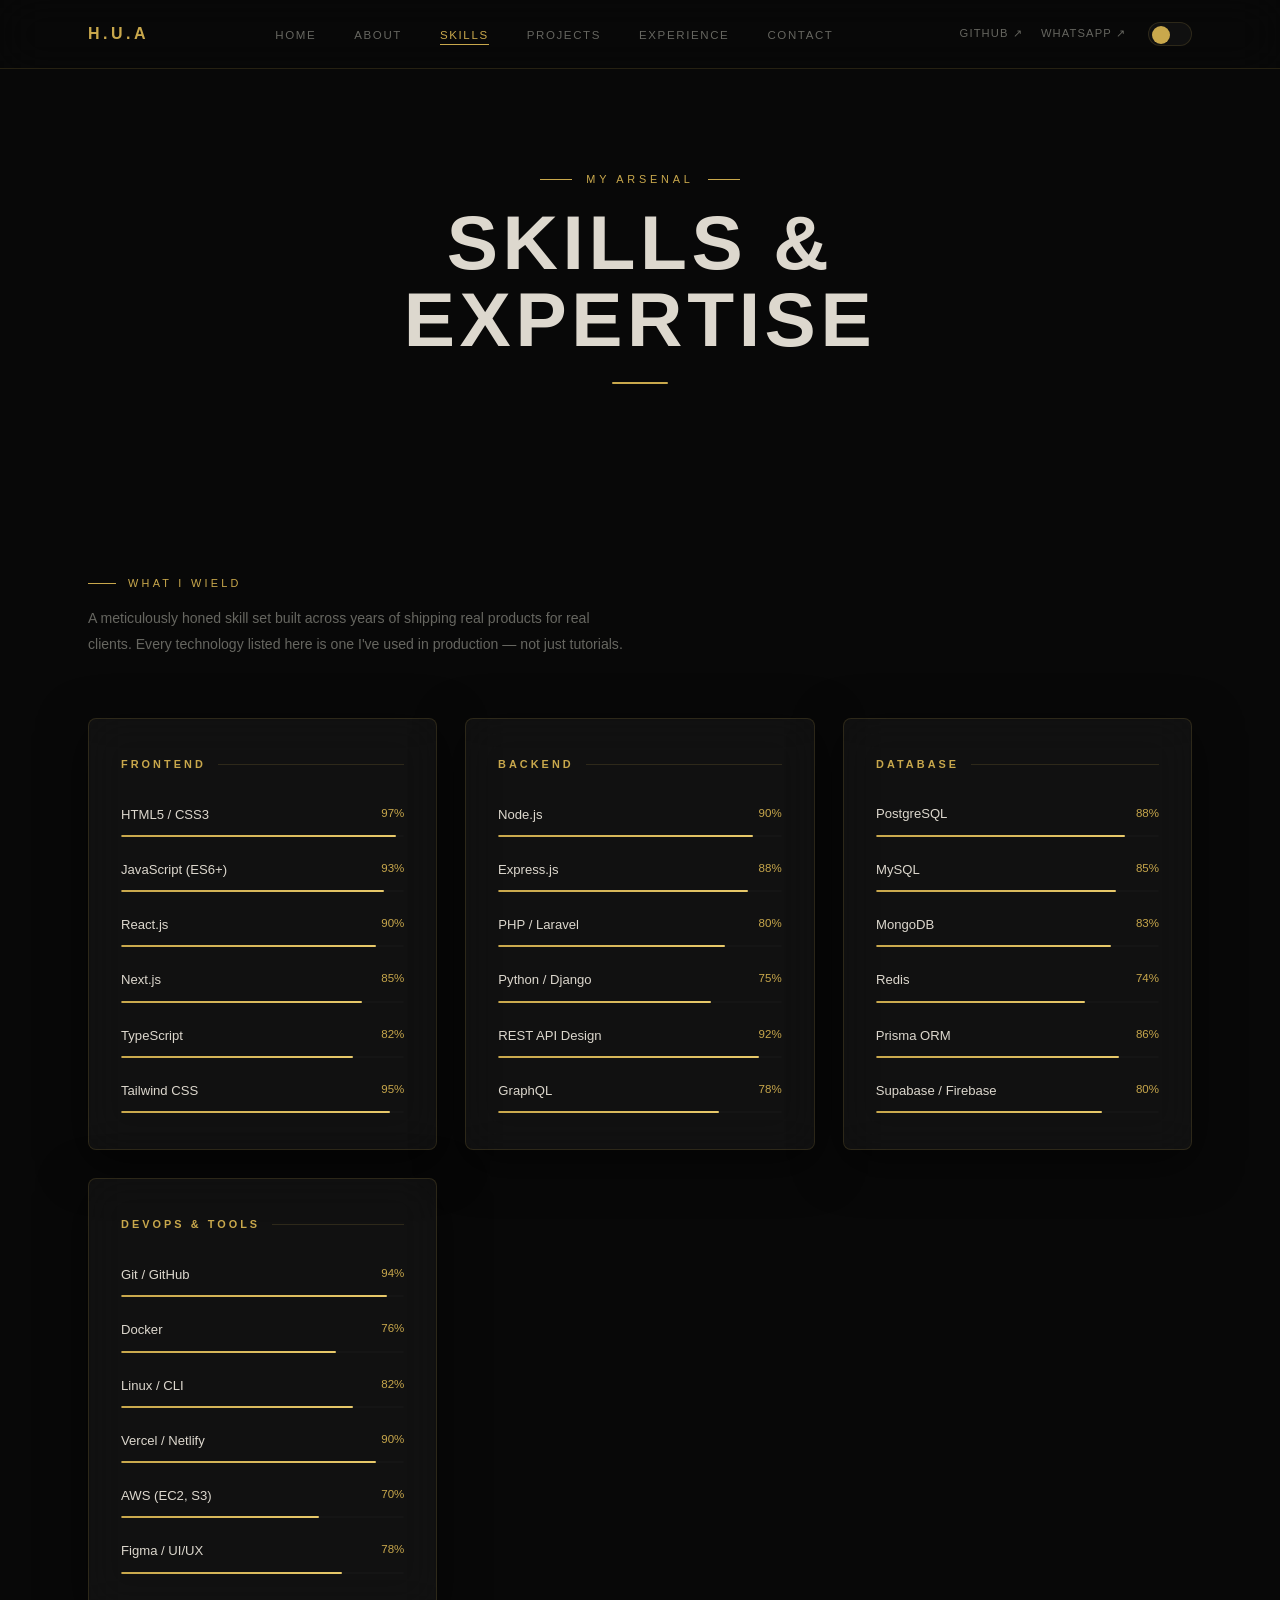
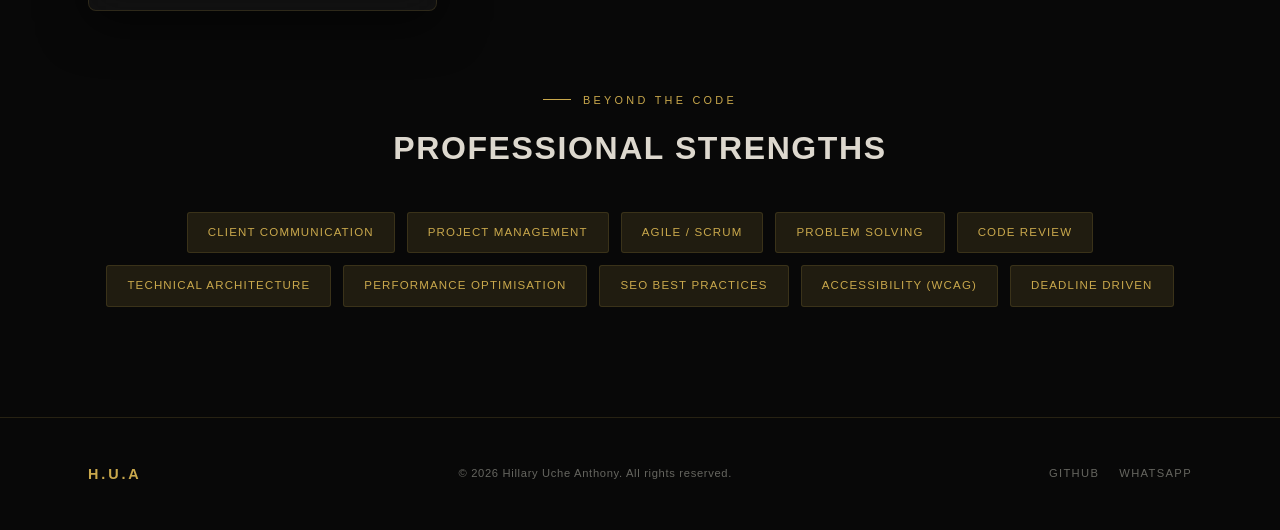
<file: skills.html>
<!DOCTYPE html>
<html lang="en" data-theme="dark">
<head>
  <meta charset="UTF-8" />
  <meta name="viewport" content="width=device-width, initial-scale=1.0" />
  <title>Skills — Hillary Uche Anthony</title>
  <meta name="description" content="Hillary Uche Anthony's technical skills — Frontend, Backend, DevOps and more." />
  <link rel="stylesheet" href="css/style.css" />
  <script>
    (function(){
      var t = localStorage.getItem('hua-theme') || 'dark';
      document.documentElement.setAttribute('data-theme', t);
    })();
  </script>
</head>
<body>

  <!-- ── NAVIGATION ──────────────────────────────────────────── -->
  <nav class="nav" role="navigation">
    <div class="nav-inner">
      <a href="index.html" class="nav-logo">H.U.A</a>

      <ul class="nav-links">
        <li><a href="index.html">Home</a></li>
        <li><a href="about.html">About</a></li>
        <li><a href="skills.html">Skills</a></li>
        <li><a href="projects.html">Projects</a></li>
        <li><a href="experience.html">Experience</a></li>
        <li><a href="contact.html">Contact</a></li>
      </ul>

      <div class="nav-right">
        <div class="nav-social">
          <a href="https://github.com/uchehillary09-creator" target="_blank" rel="noopener">GitHub ↗</a>
          <a href="https://wa.me/2348076550226" target="_blank" rel="noopener">WhatsApp ↗</a>
        </div>
        <button class="theme-toggle" id="themeToggle" aria-label="Toggle theme">
          <div class="theme-toggle-thumb"></div>
        </button>
        <button class="hamburger" id="hamburger" aria-label="Open menu">
          <span></span><span></span><span></span>
        </button>
      </div>
    </div>
  </nav>

  <div class="nav-mobile" id="mobileNav" aria-hidden="true">
    <button class="nav-mobile-close" id="mobileClose" aria-label="Close menu">✕</button>
    <a href="index.html">Home</a>
    <a href="about.html">About</a>
    <a href="skills.html">Skills</a>
    <a href="projects.html">Projects</a>
    <a href="experience.html">Experience</a>
    <a href="contact.html">Contact</a>
  </div>

  <main>
    <!-- ── PAGE HEADER ────────────────────────────────────────── -->
    <header class="page-header">
      <span class="page-header-tag">My Arsenal</span>
      <h1>Skills &amp;<br>Expertise</h1>
      <div class="page-header-line"></div>
    </header>

    <!-- ── SKILLS SECTION ─────────────────────────────────────── -->
    <section aria-label="Technical Skills">
      <div class="container">

        <div class="reveal" style="margin-bottom: 60px;">
          <span class="section-tag">What I Wield</span>
          <p class="section-desc" style="margin-bottom: 0;">
            A meticulously honed skill set built across years of shipping real products for real clients.
            Every technology listed here is one I've used in production — not just tutorials.
          </p>
        </div>

        <div class="skills-grid">

          <!-- FRONTEND -->
          <div class="skill-category glass reveal">
            <h2 class="skill-cat-title">Frontend</h2>

            <div class="skill-item">
              <div class="skill-name-row"><span>HTML5 / CSS3</span><span class="skill-pct">97%</span></div>
              <div class="skill-bar-bg"><div class="skill-bar-fill" data-width="97"></div></div>
            </div>
            <div class="skill-item">
              <div class="skill-name-row"><span>JavaScript (ES6+)</span><span class="skill-pct">93%</span></div>
              <div class="skill-bar-bg"><div class="skill-bar-fill" data-width="93"></div></div>
            </div>
            <div class="skill-item">
              <div class="skill-name-row"><span>React.js</span><span class="skill-pct">90%</span></div>
              <div class="skill-bar-bg"><div class="skill-bar-fill" data-width="90"></div></div>
            </div>
            <div class="skill-item">
              <div class="skill-name-row"><span>Next.js</span><span class="skill-pct">85%</span></div>
              <div class="skill-bar-bg"><div class="skill-bar-fill" data-width="85"></div></div>
            </div>
            <div class="skill-item">
              <div class="skill-name-row"><span>TypeScript</span><span class="skill-pct">82%</span></div>
              <div class="skill-bar-bg"><div class="skill-bar-fill" data-width="82"></div></div>
            </div>
            <div class="skill-item">
              <div class="skill-name-row"><span>Tailwind CSS</span><span class="skill-pct">95%</span></div>
              <div class="skill-bar-bg"><div class="skill-bar-fill" data-width="95"></div></div>
            </div>
          </div>

          <!-- BACKEND -->
          <div class="skill-category glass reveal reveal-d1">
            <h2 class="skill-cat-title">Backend</h2>

            <div class="skill-item">
              <div class="skill-name-row"><span>Node.js</span><span class="skill-pct">90%</span></div>
              <div class="skill-bar-bg"><div class="skill-bar-fill" data-width="90"></div></div>
            </div>
            <div class="skill-item">
              <div class="skill-name-row"><span>Express.js</span><span class="skill-pct">88%</span></div>
              <div class="skill-bar-bg"><div class="skill-bar-fill" data-width="88"></div></div>
            </div>
            <div class="skill-item">
              <div class="skill-name-row"><span>PHP / Laravel</span><span class="skill-pct">80%</span></div>
              <div class="skill-bar-bg"><div class="skill-bar-fill" data-width="80"></div></div>
            </div>
            <div class="skill-item">
              <div class="skill-name-row"><span>Python / Django</span><span class="skill-pct">75%</span></div>
              <div class="skill-bar-bg"><div class="skill-bar-fill" data-width="75"></div></div>
            </div>
            <div class="skill-item">
              <div class="skill-name-row"><span>REST API Design</span><span class="skill-pct">92%</span></div>
              <div class="skill-bar-bg"><div class="skill-bar-fill" data-width="92"></div></div>
            </div>
            <div class="skill-item">
              <div class="skill-name-row"><span>GraphQL</span><span class="skill-pct">78%</span></div>
              <div class="skill-bar-bg"><div class="skill-bar-fill" data-width="78"></div></div>
            </div>
          </div>

          <!-- DATABASE -->
          <div class="skill-category glass reveal reveal-d2">
            <h2 class="skill-cat-title">Database</h2>

            <div class="skill-item">
              <div class="skill-name-row"><span>PostgreSQL</span><span class="skill-pct">88%</span></div>
              <div class="skill-bar-bg"><div class="skill-bar-fill" data-width="88"></div></div>
            </div>
            <div class="skill-item">
              <div class="skill-name-row"><span>MySQL</span><span class="skill-pct">85%</span></div>
              <div class="skill-bar-bg"><div class="skill-bar-fill" data-width="85"></div></div>
            </div>
            <div class="skill-item">
              <div class="skill-name-row"><span>MongoDB</span><span class="skill-pct">83%</span></div>
              <div class="skill-bar-bg"><div class="skill-bar-fill" data-width="83"></div></div>
            </div>
            <div class="skill-item">
              <div class="skill-name-row"><span>Redis</span><span class="skill-pct">74%</span></div>
              <div class="skill-bar-bg"><div class="skill-bar-fill" data-width="74"></div></div>
            </div>
            <div class="skill-item">
              <div class="skill-name-row"><span>Prisma ORM</span><span class="skill-pct">86%</span></div>
              <div class="skill-bar-bg"><div class="skill-bar-fill" data-width="86"></div></div>
            </div>
            <div class="skill-item">
              <div class="skill-name-row"><span>Supabase / Firebase</span><span class="skill-pct">80%</span></div>
              <div class="skill-bar-bg"><div class="skill-bar-fill" data-width="80"></div></div>
            </div>
          </div>

          <!-- DEVOPS & TOOLS -->
          <div class="skill-category glass reveal reveal-d1">
            <h2 class="skill-cat-title">DevOps &amp; Tools</h2>

            <div class="skill-item">
              <div class="skill-name-row"><span>Git / GitHub</span><span class="skill-pct">94%</span></div>
              <div class="skill-bar-bg"><div class="skill-bar-fill" data-width="94"></div></div>
            </div>
            <div class="skill-item">
              <div class="skill-name-row"><span>Docker</span><span class="skill-pct">76%</span></div>
              <div class="skill-bar-bg"><div class="skill-bar-fill" data-width="76"></div></div>
            </div>
            <div class="skill-item">
              <div class="skill-name-row"><span>Linux / CLI</span><span class="skill-pct">82%</span></div>
              <div class="skill-bar-bg"><div class="skill-bar-fill" data-width="82"></div></div>
            </div>
            <div class="skill-item">
              <div class="skill-name-row"><span>Vercel / Netlify</span><span class="skill-pct">90%</span></div>
              <div class="skill-bar-bg"><div class="skill-bar-fill" data-width="90"></div></div>
            </div>
            <div class="skill-item">
              <div class="skill-name-row"><span>AWS (EC2, S3)</span><span class="skill-pct">70%</span></div>
              <div class="skill-bar-bg"><div class="skill-bar-fill" data-width="70"></div></div>
            </div>
            <div class="skill-item">
              <div class="skill-name-row"><span>Figma / UI/UX</span><span class="skill-pct">78%</span></div>
              <div class="skill-bar-bg"><div class="skill-bar-fill" data-width="78"></div></div>
            </div>
          </div>

        </div><!-- /skills-grid -->

        <!-- ── Soft skills ── -->
        <div style="margin-top: 80px;">
          <div class="reveal" style="text-align: center; margin-bottom: 36px;">
            <span class="section-tag" style="justify-content: center;">Beyond the Code</span>
            <h3 class="section-title" style="font-size: clamp(1.4rem, 3vw, 2rem);">Professional Strengths</h3>
          </div>
          <div style="display: flex; flex-wrap: wrap; gap: 12px; justify-content: center;" class="reveal reveal-d1">
            <span class="tag" style="padding: 10px 20px; font-size: 0.72rem;">Client Communication</span>
            <span class="tag" style="padding: 10px 20px; font-size: 0.72rem;">Project Management</span>
            <span class="tag" style="padding: 10px 20px; font-size: 0.72rem;">Agile / Scrum</span>
            <span class="tag" style="padding: 10px 20px; font-size: 0.72rem;">Problem Solving</span>
            <span class="tag" style="padding: 10px 20px; font-size: 0.72rem;">Code Review</span>
            <span class="tag" style="padding: 10px 20px; font-size: 0.72rem;">Technical Architecture</span>
            <span class="tag" style="padding: 10px 20px; font-size: 0.72rem;">Performance Optimisation</span>
            <span class="tag" style="padding: 10px 20px; font-size: 0.72rem;">SEO Best Practices</span>
            <span class="tag" style="padding: 10px 20px; font-size: 0.72rem;">Accessibility (WCAG)</span>
            <span class="tag" style="padding: 10px 20px; font-size: 0.72rem;">Deadline Driven</span>
          </div>
        </div>

      </div>
    </section>
  </main>

  <footer class="footer">
    <div class="footer-inner">
      <div class="footer-logo">H.U.A</div>
      <p class="footer-copy">&copy; <span id="year"></span> Hillary Uche Anthony. All rights reserved.</p>
      <div class="footer-links">
        <a href="https://github.com/uchehillary09-creator" target="_blank" rel="noopener">GitHub</a>
        <a href="https://wa.me/2348076550226" target="_blank" rel="noopener">WhatsApp</a>
      </div>
    </div>
  </footer>

  <button class="back-top" id="backTop" aria-label="Back to top">↑</button>

  <script src="js/main.js"></script>
  <script>document.getElementById('year').textContent = new Date().getFullYear();</script>
</body>
</html>
</file>
<file: css/style.css>
/* ============================================================
   HILLARY UCHE ANTHONY — PORTFOLIO
   style.css — Full Stylesheet
   ============================================================ */

/* ── RESET ─────────────────────────────────────────────────── */
*, *::before, *::after {
  margin: 0;
  padding: 0;
  box-sizing: border-box;
}

html { scroll-behavior: smooth; font-size: 16px; }

body {
  font-family: "Inter", "Segoe UI", "Helvetica Neue", Arial, sans-serif;
  background: var(--bg);
  color: var(--text);
  line-height: 1.7;
  transition: background 0.45s ease, color 0.45s ease;
  overflow-x: hidden;
  min-height: 100vh;
}

img  { max-width: 100%; display: block; }
a    { text-decoration: none; color: inherit; }
ul   { list-style: none; }
button { font-family: inherit; cursor: pointer; border: none; background: none; }

/* ── CSS VARIABLES — DARK (default) ────────────────────────── */
:root {
  --bg:              #080808;
  --bg-2:            #0d0d0d;
  --bg-3:            #151515;
  --text:            #DDD8CE;
  --text-muted:      #666660;
  --accent:          #C9A84C;
  --accent-dim:      rgba(201,168,76,0.12);
  --glass:           rgba(255,255,255,0.04);
  --glass-border:    rgba(201,168,76,0.16);
  --nav-bg:          rgba(8,8,8,0.88);
  --shadow-card:     0 12px 48px rgba(0,0,0,0.55);
  --shadow-glow:     0 0 40px rgba(201,168,76,0.14);
  --radius-sm:       3px;
  --radius:          8px;
  --max-w:           1160px;
  --transition:      all 0.35s cubic-bezier(0.4,0,0.2,1);
}

/* ── CSS VARIABLES — LIGHT ──────────────────────────────────── */
[data-theme="light"] {
  --bg:           #F3F0E6;
  --bg-2:         #EBE7D9;
  --bg-3:         #E2DEC8;
  --text:         #141210;
  --text-muted:   #6E6A60;
  --glass:        rgba(255,255,255,0.62);
  --glass-border: rgba(201,168,76,0.22);
  --nav-bg:       rgba(243,240,230,0.90);
  --shadow-card:  0 12px 48px rgba(0,0,0,0.10);
  --shadow-glow:  0 0 40px rgba(201,168,76,0.10);
}

/* ── SCROLLBAR ──────────────────────────────────────────────── */
::-webkit-scrollbar             { width: 4px; }
::-webkit-scrollbar-track       { background: var(--bg); }
::-webkit-scrollbar-thumb       { background: var(--accent); border-radius: 2px; }

/* ── SELECTION ──────────────────────────────────────────────── */
::selection { background: var(--accent); color: #080808; }

/* ── LAYOUT ─────────────────────────────────────────────────── */
.container {
  max-width: var(--max-w);
  margin: 0 auto;
  padding: 0 28px;
}

section { padding: 110px 0; }

/* ── NAVIGATION ─────────────────────────────────────────────── */
.nav {
  position: fixed;
  top: 0; left: 0; right: 0;
  z-index: 1000;
  background: var(--nav-bg);
  backdrop-filter: blur(24px);
  -webkit-backdrop-filter: blur(24px);
  border-bottom: 1px solid var(--glass-border);
  transition: var(--transition);
}

.nav.scrolled { border-bottom-color: rgba(201,168,76,0.25); }

.nav-inner {
  display: flex;
  align-items: center;
  justify-content: space-between;
  height: 68px;
  max-width: var(--max-w);
  margin: 0 auto;
  padding: 0 28px;
}

.nav-logo {
  font-size: 1rem;
  font-weight: 700;
  letter-spacing: 0.22em;
  color: var(--accent);
  text-transform: uppercase;
}

.nav-links {
  display: flex;
  gap: 38px;
  align-items: center;
}

.nav-links a {
  font-size: 0.72rem;
  letter-spacing: 0.14em;
  text-transform: uppercase;
  color: var(--text-muted);
  position: relative;
  transition: var(--transition);
}

.nav-links a::after {
  content: '';
  position: absolute;
  bottom: -4px; left: 0;
  width: 0; height: 1px;
  background: var(--accent);
  transition: width 0.3s ease;
}

.nav-links a:hover,
.nav-links a.active  { color: var(--accent); }

.nav-links a:hover::after,
.nav-links a.active::after { width: 100%; }

.nav-right {
  display: flex;
  align-items: center;
  gap: 22px;
}

.nav-social {
  display: flex;
  gap: 18px;
}

.nav-social a {
  font-size: 0.7rem;
  letter-spacing: 0.1em;
  text-transform: uppercase;
  color: var(--text-muted);
  transition: var(--transition);
}

.nav-social a:hover { color: var(--accent); }

/* Theme Toggle */
.theme-toggle {
  width: 44px; height: 24px;
  background: var(--glass);
  border: 1px solid var(--glass-border);
  border-radius: 12px;
  position: relative;
  cursor: pointer;
  transition: var(--transition);
  flex-shrink: 0;
}

.theme-toggle:hover { border-color: var(--accent); }

.theme-toggle-thumb {
  position: absolute;
  top: 3px; left: 3px;
  width: 18px; height: 18px;
  background: var(--accent);
  border-radius: 50%;
  transition: transform 0.3s cubic-bezier(0.4,0,0.2,1);
}

[data-theme="light"] .theme-toggle-thumb { transform: translateX(20px); }

/* Hamburger */
.hamburger {
  display: none;
  flex-direction: column;
  gap: 5px;
  cursor: pointer;
  padding: 4px;
}

.hamburger span {
  display: block;
  width: 22px; height: 1.5px;
  background: var(--text);
  transition: var(--transition);
}

/* Mobile Nav Overlay */
.nav-mobile {
  display: none;
  position: fixed;
  inset: 0;
  background: var(--bg);
  z-index: 1100;
  flex-direction: column;
  align-items: center;
  justify-content: center;
  gap: 36px;
}

.nav-mobile.open { display: flex; }

.nav-mobile a {
  font-size: 1.7rem;
  letter-spacing: 0.1em;
  text-transform: uppercase;
  color: var(--text-muted);
  transition: var(--transition);
}

.nav-mobile a:hover { color: var(--accent); }

.nav-mobile-close {
  position: absolute;
  top: 24px; right: 28px;
  font-size: 1.2rem;
  color: var(--text-muted);
  cursor: pointer;
  transition: var(--transition);
}

.nav-mobile-close:hover { color: var(--accent); }

/* ── HERO ────────────────────────────────────────────────────── */
.hero {
  min-height: 100vh;
  display: flex;
  align-items: center;
  position: relative;
  overflow: hidden;
  padding: 100px 0 60px;
}

.hero-bg {
  position: absolute;
  inset: 0;
  pointer-events: none;
  z-index: 0;
}

.hero-bg::before {
  content: '';
  position: absolute;
  inset: 0;
  background: radial-gradient(ellipse 75% 65% at 50% 48%, rgba(201,168,76,0.07) 0%, transparent 72%);
}

.hero-bg::after {
  content: '';
  position: absolute;
  inset: -50%;
  background-image:
    linear-gradient(rgba(201,168,76,0.038) 1px, transparent 1px),
    linear-gradient(90deg, rgba(201,168,76,0.038) 1px, transparent 1px);
  background-size: 56px 56px;
  animation: gridDrift 40s linear infinite;
}

@keyframes gridDrift {
  to { transform: translate(56px, 56px); }
}

[data-theme="light"] .hero-bg::after {
  background-image:
    linear-gradient(rgba(201,168,76,0.07) 1px, transparent 1px),
    linear-gradient(90deg, rgba(201,168,76,0.07) 1px, transparent 1px);
}

.hero-content {
  position: relative;
  z-index: 1;
  width: 100%;
}

.hero-eyebrow {
  font-size: 0.7rem;
  letter-spacing: 0.35em;
  text-transform: uppercase;
  color: var(--accent);
  margin-bottom: 26px;
  opacity: 0;
  animation: fadeUp 0.6s ease 0.3s forwards;
  display: flex;
  align-items: center;
  gap: 14px;
}

.hero-eyebrow::before {
  content: '';
  display: inline-block;
  width: 36px; height: 1px;
  background: var(--accent);
}

.hero-name {
  font-size: clamp(3rem, 7.5vw, 7rem);
  font-weight: 700;
  line-height: 0.96;
  letter-spacing: -0.01em;
  text-transform: uppercase;
  color: var(--text);
  margin-bottom: 22px;
  opacity: 0;
  animation: fadeUp 0.75s ease 0.5s forwards;
}

.hero-name .accent { color: var(--accent); }

.hero-role {
  font-size: clamp(0.8rem, 1.8vw, 1rem);
  letter-spacing: 0.2em;
  text-transform: uppercase;
  color: var(--text-muted);
  margin-bottom: 40px;
  opacity: 0;
  animation: fadeUp 0.7s ease 0.65s forwards;
}

.hero-tagline {
  font-size: clamp(0.95rem, 2vw, 1.2rem);
  color: var(--text);
  max-width: 540px;
  margin-bottom: 56px;
  opacity: 0;
  animation: fadeUp 0.7s ease 0.8s forwards;
  min-height: 2.5em;
}

.cursor {
  display: inline-block;
  width: 2px; height: 1.15em;
  background: var(--accent);
  vertical-align: middle;
  margin-left: 3px;
  animation: blink 1s step-end infinite;
}

@keyframes blink { 50% { opacity: 0; } }

.hero-cta {
  display: flex;
  gap: 14px;
  flex-wrap: wrap;
  opacity: 0;
  animation: fadeUp 0.7s ease 1s forwards;
}

.hero-scroll {
  position: absolute;
  bottom: 40px; left: 50%;
  transform: translateX(-50%);
  z-index: 1;
  display: flex;
  flex-direction: column;
  align-items: center;
  gap: 8px;
  opacity: 0;
  animation: fadeIn 0.6s ease 1.6s forwards;
}

.hero-scroll span {
  font-size: 0.62rem;
  letter-spacing: 0.25em;
  text-transform: uppercase;
  color: var(--text-muted);
}

.hero-scroll-line {
  width: 1px; height: 48px;
  background: linear-gradient(to bottom, var(--accent), transparent);
  animation: scrollPulse 2s ease-in-out infinite;
}

@keyframes scrollPulse {
  0%,100% { transform: scaleY(1); opacity:1; }
  50%      { transform: scaleY(0.6); opacity:0.4; }
}

/* ── BUTTONS ─────────────────────────────────────────────────── */
.btn {
  display: inline-flex;
  align-items: center;
  gap: 8px;
  padding: 14px 32px;
  font-family: inherit;
  font-size: 0.75rem;
  letter-spacing: 0.18em;
  text-transform: uppercase;
  border-radius: var(--radius-sm);
  transition: var(--transition);
  cursor: pointer;
  font-weight: 600;
}

.btn-primary {
  background: var(--accent);
  color: #080808;
  box-shadow: 0 0 0 0 rgba(201,168,76,0.4);
}

.btn-primary:hover {
  background: #D9BA62;
  transform: translateY(-2px);
  box-shadow: 0 10px 36px rgba(201,168,76,0.38);
}

.btn-ghost {
  background: transparent;
  color: var(--text);
  border: 1px solid var(--glass-border);
}

.btn-ghost:hover {
  border-color: var(--accent);
  color: var(--accent);
  transform: translateY(-2px);
  box-shadow: var(--shadow-glow);
}

/* ── GLASS CARD ──────────────────────────────────────────────── */
.glass {
  background: var(--glass);
  backdrop-filter: blur(20px);
  -webkit-backdrop-filter: blur(20px);
  border: 1px solid var(--glass-border);
  border-radius: var(--radius);
  box-shadow: var(--shadow-card);
}

/* ── PAGE HEADER (inner pages) ──────────────────────────────── */
.page-header {
  padding: 170px 0 80px;
  text-align: center;
  position: relative;
}

.page-header-tag {
  font-size: 0.68rem;
  letter-spacing: 0.35em;
  text-transform: uppercase;
  color: var(--accent);
  margin-bottom: 16px;
  display: flex;
  align-items: center;
  justify-content: center;
  gap: 14px;
}

.page-header-tag::before,
.page-header-tag::after {
  content: '';
  width: 32px; height: 1px;
  background: var(--accent);
}

.page-header h1 {
  font-size: clamp(2.8rem, 6vw, 5.5rem);
  text-transform: uppercase;
  letter-spacing: 0.06em;
  color: var(--text);
  line-height: 1;
  font-weight: 700;
}

.page-header-line {
  width: 56px; height: 2px;
  background: var(--accent);
  margin: 24px auto 0;
  border-radius: 1px;
}

/* ── SECTION LABELS ──────────────────────────────────────────── */
.section-tag {
  font-size: 0.68rem;
  letter-spacing: 0.3em;
  text-transform: uppercase;
  color: var(--accent);
  display: flex;
  align-items: center;
  gap: 12px;
  margin-bottom: 12px;
}

.section-tag::before {
  content: '';
  width: 28px; height: 1px;
  background: var(--accent);
}

.section-title {
  font-size: clamp(2rem, 4vw, 3rem);
  text-transform: uppercase;
  letter-spacing: 0.05em;
  color: var(--text);
  font-weight: 700;
  margin-bottom: 18px;
}

.section-desc {
  color: var(--text-muted);
  max-width: 540px;
  font-size: 0.88rem;
  line-height: 1.9;
  margin-bottom: 64px;
}

/* ── ABOUT ────────────────────────────────────────────────────── */
.about-grid {
  display: grid;
  grid-template-columns: 1.1fr 0.9fr;
  gap: 70px;
  align-items: start;
}

.about-text p {
  color: var(--text-muted);
  margin-bottom: 16px;
  font-size: 0.88rem;
  line-height: 1.95;
}

.about-text p strong { color: var(--text); }

.about-text .btn { margin-top: 24px; }

.about-stats {
  display: grid;
  grid-template-columns: 1fr 1fr;
  gap: 16px;
}

.stat-card {
  padding: 32px 24px;
  text-align: center;
  transition: var(--transition);
}

.stat-card:hover {
  transform: translateY(-5px);
  border-color: var(--accent);
  box-shadow: var(--shadow-glow);
}

.stat-number {
  font-size: 2.6rem;
  font-weight: 700;
  color: var(--accent);
  line-height: 1;
  margin-bottom: 8px;
}

.stat-label {
  font-size: 0.65rem;
  letter-spacing: 0.2em;
  text-transform: uppercase;
  color: var(--text-muted);
  line-height: 1.5;
}

/* ── SKILLS ───────────────────────────────────────────────────── */
.skills-grid {
  display: grid;
  grid-template-columns: repeat(auto-fit, minmax(320px, 1fr));
  gap: 28px;
}

.skill-category {
  padding: 36px 32px;
  transition: var(--transition);
}

.skill-category:hover {
  border-color: var(--accent);
  box-shadow: var(--shadow-glow);
}

.skill-cat-title {
  font-size: 0.68rem;
  letter-spacing: 0.28em;
  text-transform: uppercase;
  color: var(--accent);
  margin-bottom: 30px;
  display: flex;
  align-items: center;
  gap: 12px;
}

.skill-cat-title::after {
  content: '';
  flex: 1; height: 1px;
  background: var(--glass-border);
}

.skill-item { margin-bottom: 22px; }
.skill-item:last-child { margin-bottom: 0; }

.skill-name-row {
  display: flex;
  justify-content: space-between;
  margin-bottom: 9px;
  font-size: 0.82rem;
  color: var(--text);
}

.skill-pct {
  color: var(--accent);
  font-size: 0.72rem;
}

.skill-bar-bg {
  height: 2px;
  background: var(--bg-3);
  border-radius: 1px;
  overflow: hidden;
}

.skill-bar-fill {
  height: 100%;
  background: linear-gradient(90deg, var(--accent), #E8C96A);
  border-radius: 1px;
  width: 0;
  transition: width 1.4s cubic-bezier(0.4,0,0.2,1);
}

/* ── PROJECTS ─────────────────────────────────────────────────── */
.projects-grid {
  display: grid;
  grid-template-columns: repeat(auto-fit, minmax(340px, 1fr));
  gap: 26px;
}

.project-card {
  padding: 36px 32px;
  transition: var(--transition);
  display: flex;
  flex-direction: column;
  gap: 14px;
}

.project-card:hover {
  transform: translateY(-7px);
  border-color: var(--accent);
  box-shadow: var(--shadow-glow), var(--shadow-card);
}

.project-num {
  font-size: 0.65rem;
  letter-spacing: 0.28em;
  color: var(--accent);
  text-transform: uppercase;
}

.project-name {
  font-size: 1.25rem;
  text-transform: uppercase;
  letter-spacing: 0.08em;
  color: var(--text);
  font-weight: 700;
}

.project-desc {
  font-size: 0.84rem;
  color: var(--text-muted);
  line-height: 1.85;
  flex: 1;
}

.project-stack {
  display: flex;
  flex-wrap: wrap;
  gap: 7px;
}

.tag {
  font-size: 0.62rem;
  letter-spacing: 0.1em;
  text-transform: uppercase;
  padding: 5px 12px;
  background: var(--accent-dim);
  border: 1px solid var(--glass-border);
  border-radius: var(--radius-sm);
  color: var(--accent);
}

.project-links {
  display: flex;
  gap: 20px;
  padding-top: 18px;
  border-top: 1px solid var(--glass-border);
}

.project-links a {
  font-size: 0.7rem;
  letter-spacing: 0.14em;
  text-transform: uppercase;
  color: var(--text-muted);
  transition: var(--transition);
  display: flex;
  align-items: center;
  gap: 6px;
}

.project-links a:hover { color: var(--accent); }

/* ── EXPERIENCE ───────────────────────────────────────────────── */
.timeline {
  position: relative;
  padding-left: 44px;
  max-width: 780px;
  margin: 0 auto;
}

.timeline::before {
  content: '';
  position: absolute;
  left: 0; top: 8px; bottom: 8px;
  width: 1px;
  background: linear-gradient(to bottom, transparent, var(--accent) 15%, var(--accent) 85%, transparent);
}

.timeline-item {
  position: relative;
  padding: 34px 32px;
  margin-bottom: 22px;
  transition: var(--transition);
}

.timeline-item:hover {
  border-color: var(--accent);
  box-shadow: var(--shadow-glow);
  transform: translateX(5px);
}

.timeline-dot {
  position: absolute;
  left: -50px; top: 44px;
  width: 13px; height: 13px;
  border-radius: 50%;
  background: var(--bg);
  border: 2px solid var(--accent);
  box-shadow: 0 0 14px rgba(201,168,76,0.45);
}

.timeline-date {
  font-size: 0.65rem;
  letter-spacing: 0.22em;
  text-transform: uppercase;
  color: var(--accent);
  margin-bottom: 10px;
}

.timeline-role {
  font-size: 1.08rem;
  text-transform: uppercase;
  letter-spacing: 0.08em;
  color: var(--text);
  font-weight: 700;
  margin-bottom: 5px;
}

.timeline-company {
  font-size: 0.8rem;
  color: var(--text-muted);
  letter-spacing: 0.1em;
  margin-bottom: 16px;
}

.timeline-desc {
  font-size: 0.84rem;
  color: var(--text-muted);
  line-height: 1.85;
}

.timeline-desc li {
  margin-bottom: 6px;
  padding-left: 18px;
  position: relative;
}

.timeline-desc li::before {
  content: '—';
  position: absolute;
  left: 0;
  color: var(--accent);
  font-size: 0.7rem;
}

/* ── CONTACT ──────────────────────────────────────────────────── */
.contact-grid {
  display: grid;
  grid-template-columns: 1fr 1.5fr;
  gap: 64px;
  align-items: start;
}

.contact-info h3 {
  font-size: 1.2rem;
  text-transform: uppercase;
  letter-spacing: 0.1em;
  margin-bottom: 14px;
  color: var(--text);
}

.contact-info > p {
  font-size: 0.86rem;
  color: var(--text-muted);
  margin-bottom: 36px;
  line-height: 1.9;
}

.contact-item {
  display: flex;
  align-items: center;
  gap: 14px;
  margin-bottom: 18px;
}

.contact-icon {
  width: 42px; height: 42px;
  background: var(--glass);
  border: 1px solid var(--glass-border);
  border-radius: var(--radius-sm);
  display: flex;
  align-items: center;
  justify-content: center;
  font-size: 1rem;
  flex-shrink: 0;
  color: var(--accent);
}

.contact-item-text strong {
  display: block;
  font-size: 0.65rem;
  letter-spacing: 0.2em;
  text-transform: uppercase;
  color: var(--text-muted);
  margin-bottom: 2px;
  font-weight: 400;
}

.contact-item-text span {
  font-size: 0.84rem;
  color: var(--text);
}

.contact-socials {
  display: flex;
  gap: 10px;
  margin-top: 32px;
  flex-wrap: wrap;
}

.social-btn {
  padding: 10px 18px;
  font-size: 0.68rem;
  letter-spacing: 0.16em;
  text-transform: uppercase;
  color: var(--text-muted);
  border: 1px solid var(--glass-border);
  border-radius: var(--radius-sm);
  transition: var(--transition);
  display: flex;
  align-items: center;
  gap: 7px;
}

.social-btn:hover {
  color: var(--accent);
  border-color: var(--accent);
  box-shadow: var(--shadow-glow);
}

/* Contact Form */
.contact-form {
  padding: 40px 36px;
  display: flex;
  flex-direction: column;
  gap: 20px;
}

.form-row {
  display: grid;
  grid-template-columns: 1fr 1fr;
  gap: 18px;
}

.form-group {
  display: flex;
  flex-direction: column;
  gap: 8px;
}

.form-label {
  font-size: 0.65rem;
  letter-spacing: 0.22em;
  text-transform: uppercase;
  color: var(--text-muted);
}

.form-input {
  background: var(--glass);
  border: 1px solid var(--glass-border);
  border-radius: var(--radius-sm);
  padding: 12px 15px;
  font-family: inherit;
  font-size: 0.85rem;
  color: var(--text);
  outline: none;
  transition: var(--transition);
  width: 100%;
}

.form-input:focus {
  border-color: var(--accent);
  box-shadow: 0 0 0 3px rgba(201,168,76,0.1);
}

.form-input::placeholder {
  color: var(--text-muted);
  opacity: 0.45;
}

textarea.form-input {
  resize: vertical;
  min-height: 130px;
  line-height: 1.7;
}

.form-bottom {
  display: flex;
  align-items: center;
  justify-content: space-between;
  flex-wrap: wrap;
  gap: 12px;
}

.form-note {
  font-size: 0.65rem;
  color: var(--text-muted);
  letter-spacing: 0.06em;
}

/* ── FOOTER ───────────────────────────────────────────────────── */
.footer {
  padding: 44px 0;
  border-top: 1px solid var(--glass-border);
  margin-top: 0;
}

.footer-inner {
  display: flex;
  align-items: center;
  justify-content: space-between;
  max-width: var(--max-w);
  margin: 0 auto;
  padding: 0 28px;
  gap: 20px;
}

.footer-logo {
  font-size: 0.9rem;
  font-weight: 700;
  letter-spacing: 0.2em;
  text-transform: uppercase;
  color: var(--accent);
}

.footer-copy {
  font-size: 0.7rem;
  color: var(--text-muted);
  letter-spacing: 0.06em;
}

.footer-links {
  display: flex;
  gap: 20px;
}

.footer-links a {
  font-size: 0.7rem;
  letter-spacing: 0.12em;
  text-transform: uppercase;
  color: var(--text-muted);
  transition: var(--transition);
}

.footer-links a:hover { color: var(--accent); }

/* ── BACK TO TOP ──────────────────────────────────────────────── */
.back-top {
  position: fixed;
  bottom: 30px; right: 30px;
  width: 44px; height: 44px;
  background: var(--accent);
  color: #080808;
  border-radius: var(--radius-sm);
  display: flex;
  align-items: center;
  justify-content: center;
  font-size: 1.1rem;
  font-weight: 700;
  cursor: pointer;
  z-index: 800;
  opacity: 0;
  pointer-events: none;
  transform: translateY(14px);
  transition: var(--transition);
  box-shadow: 0 4px 24px rgba(201,168,76,0.45);
  border: none;
}

.back-top.visible {
  opacity: 1;
  pointer-events: all;
  transform: translateY(0);
}

.back-top:hover {
  background: #D9BA62;
  transform: translateY(-4px);
}

/* ── DIVIDER ──────────────────────────────────────────────────── */
.divider {
  width: 100%;
  height: 1px;
  background: linear-gradient(90deg, transparent, var(--glass-border), transparent);
}

/* ── ANIMATIONS ───────────────────────────────────────────────── */
@keyframes fadeUp {
  from { opacity: 0; transform: translateY(26px); }
  to   { opacity: 1; transform: translateY(0);    }
}

@keyframes fadeIn {
  from { opacity: 0; }
  to   { opacity: 1; }
}

.reveal {
  opacity: 0;
  transform: translateY(28px);
  transition: opacity 0.75s ease, transform 0.75s ease;
}

.reveal.visible {
  opacity: 1;
  transform: translateY(0);
}

.reveal-d1 { transition-delay: 0.08s; }
.reveal-d2 { transition-delay: 0.16s; }
.reveal-d3 { transition-delay: 0.24s; }
.reveal-d4 { transition-delay: 0.32s; }

/* ── RESPONSIVE ────────────────────────────────────────────────── */
@media (max-width: 1024px) {
  .about-grid   { grid-template-columns: 1fr; gap: 50px; }
  .contact-grid { grid-template-columns: 1fr; gap: 44px; }
}

@media (max-width: 768px) {
  .nav-links  { display: none; }
  .nav-social { display: none; }
  .hamburger  { display: flex; }

  section { padding: 80px 0; }

  .projects-grid,
  .skills-grid { grid-template-columns: 1fr; }

  .form-row { grid-template-columns: 1fr; }

  .footer-inner {
    flex-direction: column;
    text-align: center;
  }

  .back-top { bottom: 20px; right: 20px; }

  .timeline { padding-left: 18px; }
  .timeline::before { display: none; }
  .timeline-dot { display: none; }

  .timeline-item:hover { transform: translateX(0) translateY(-3px); }
}

@media (max-width: 480px) {
  .hero-cta       { flex-direction: column; }
  .about-stats    { grid-template-columns: 1fr 1fr; }
  .contact-socials{ flex-direction: column; }
  .form-bottom    { flex-direction: column; align-items: flex-start; }
  .contact-form   { padding: 28px 22px; }
}
</file>
